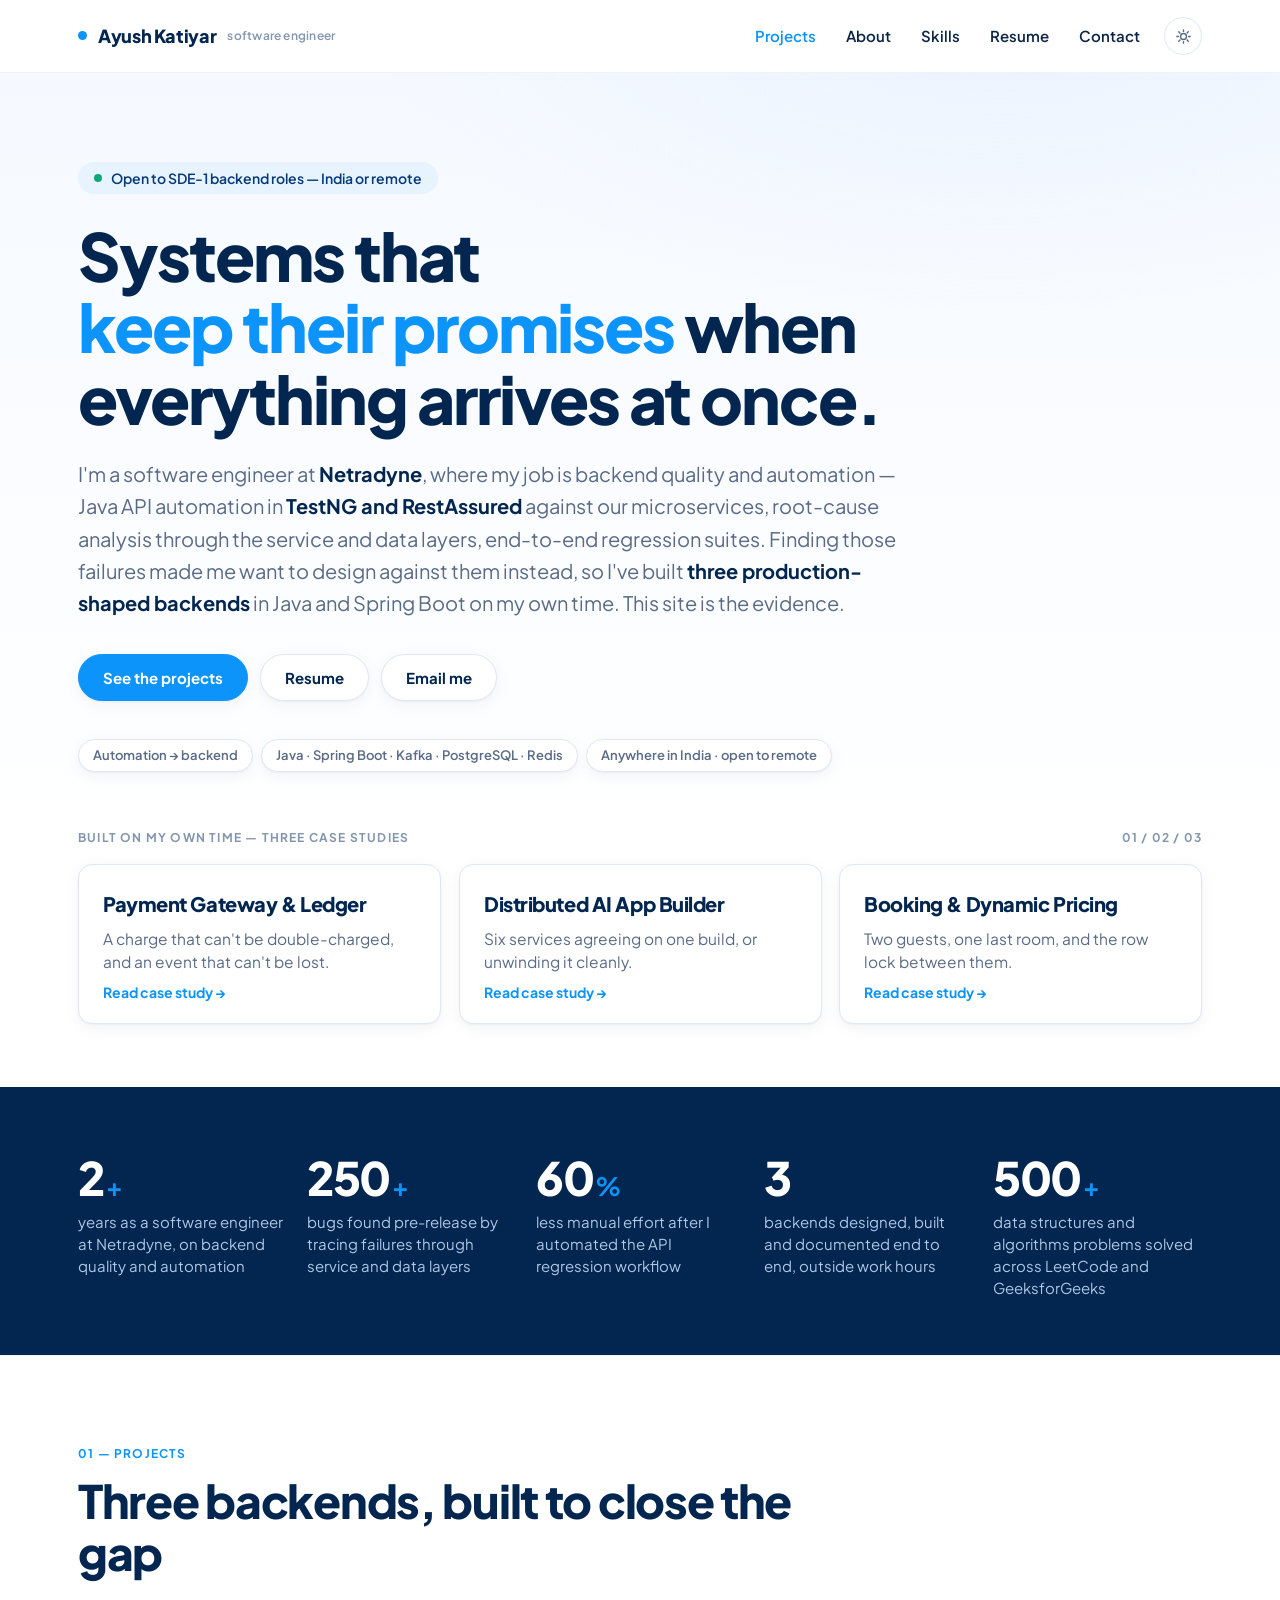
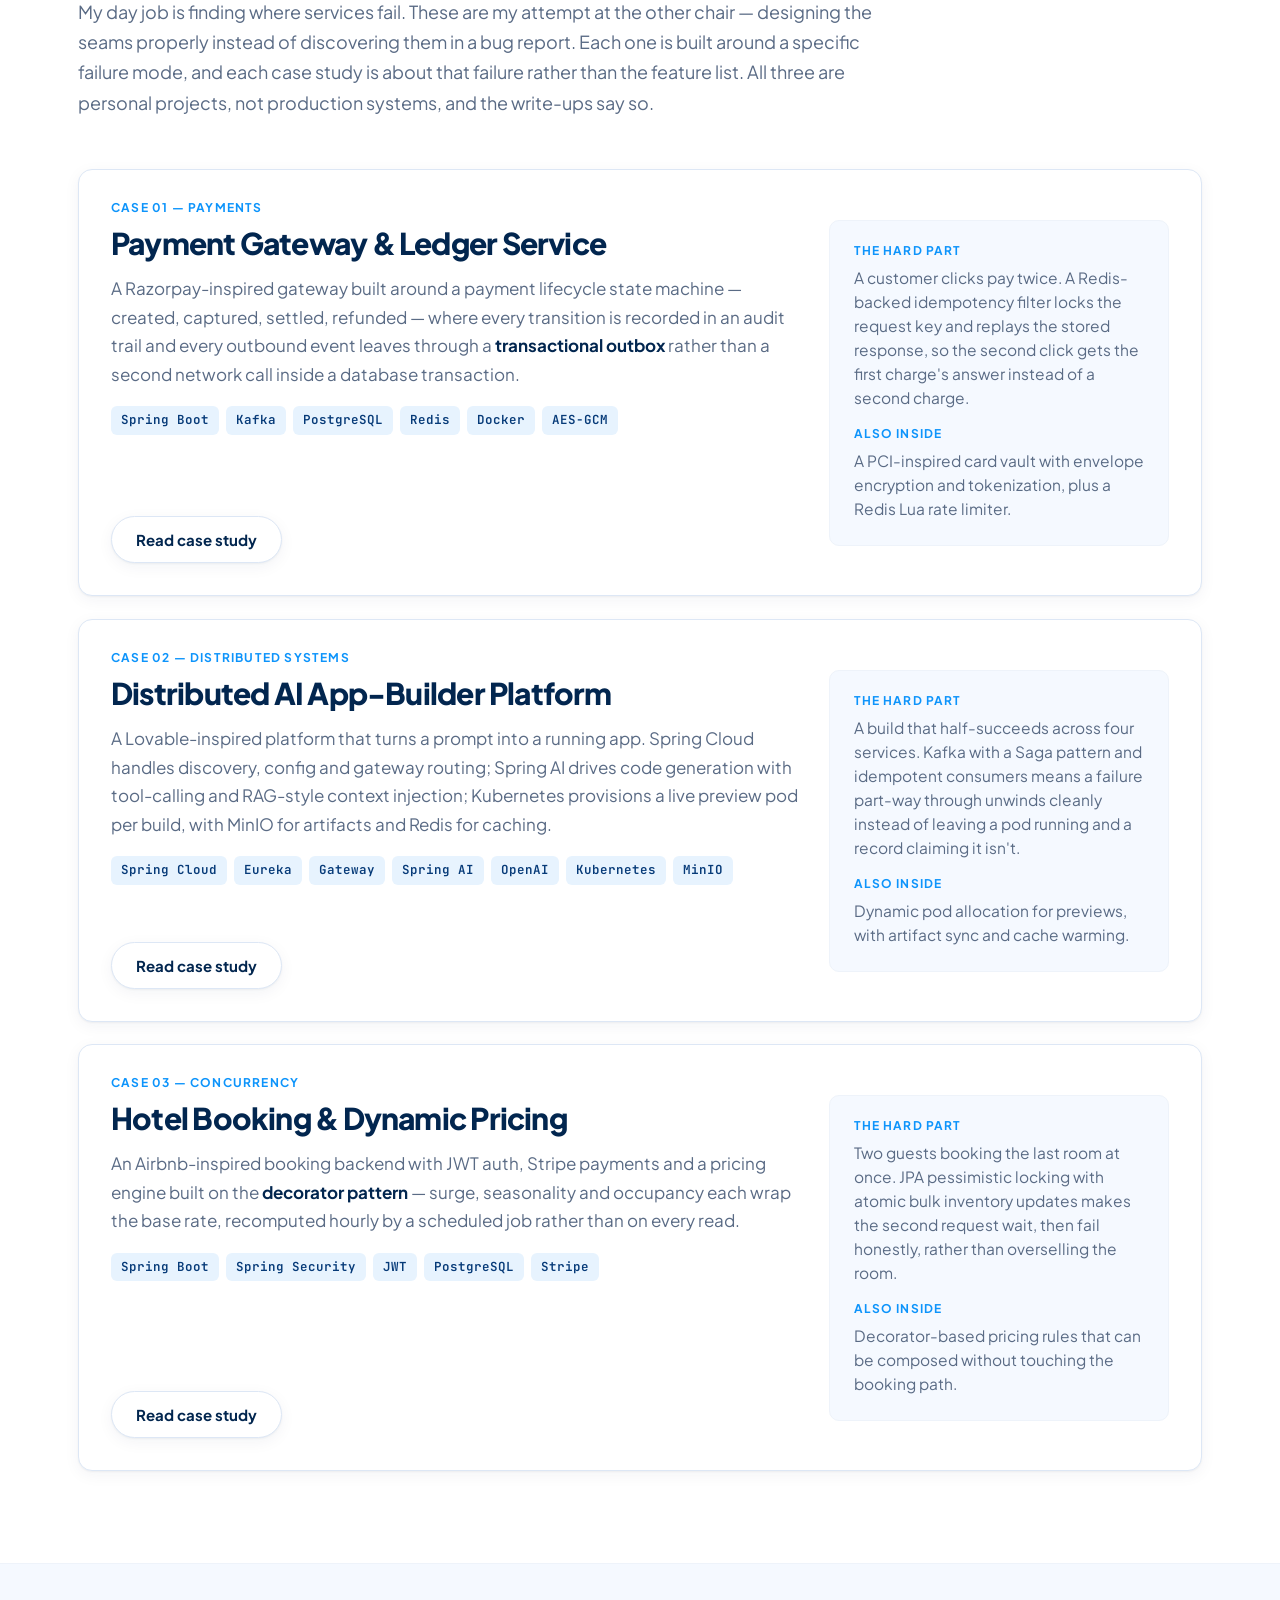
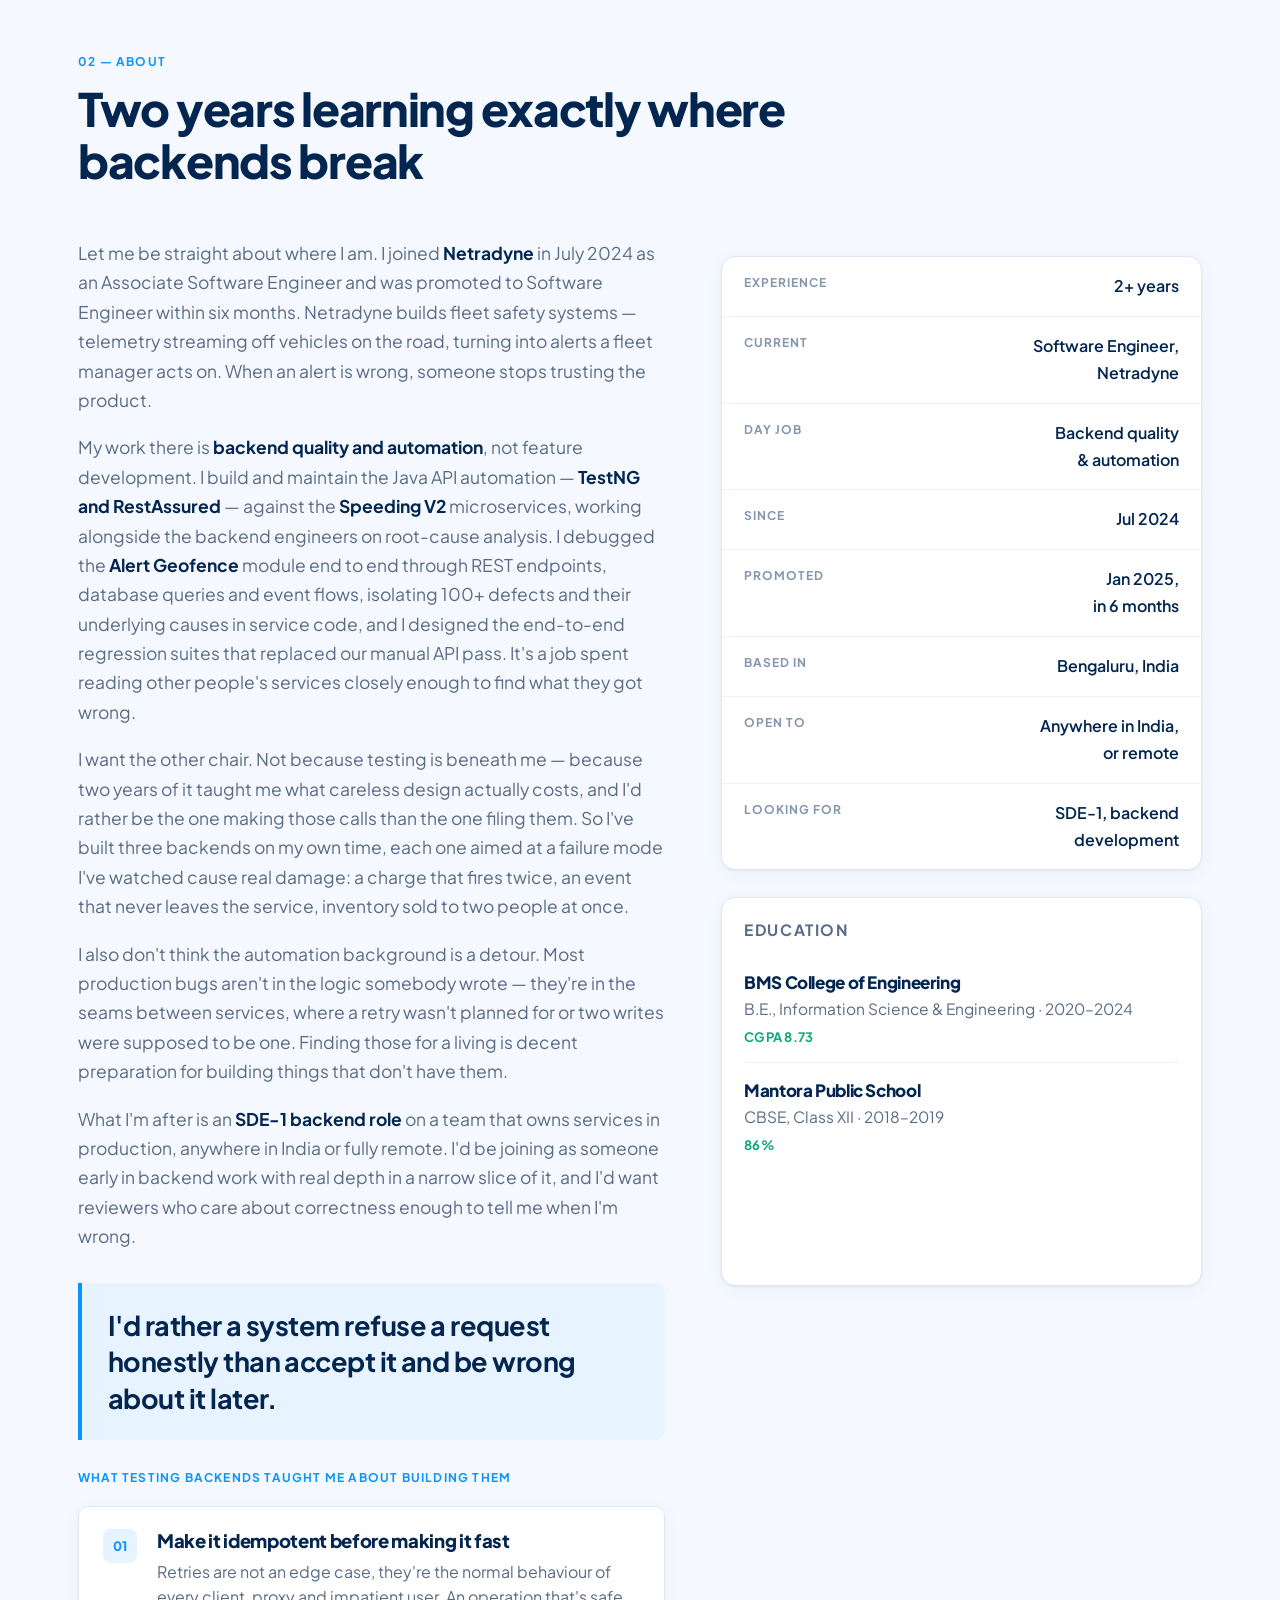
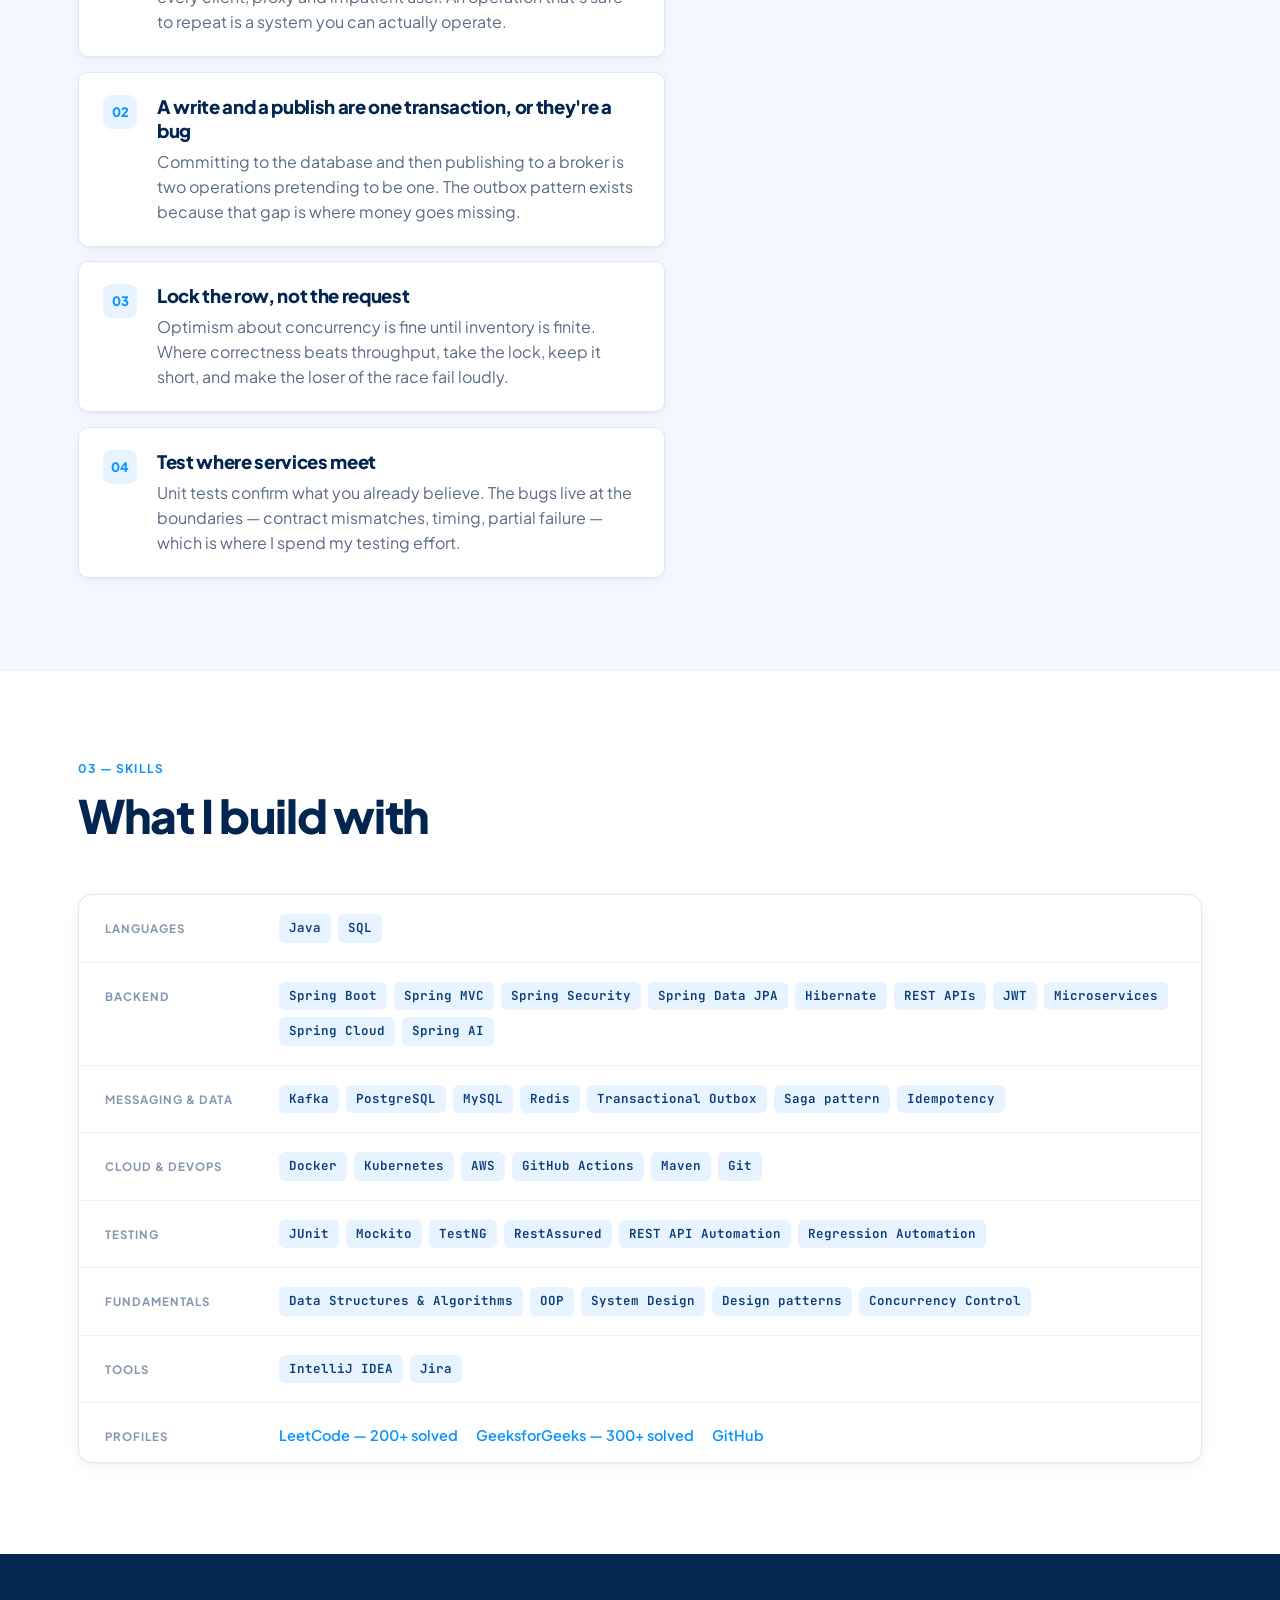
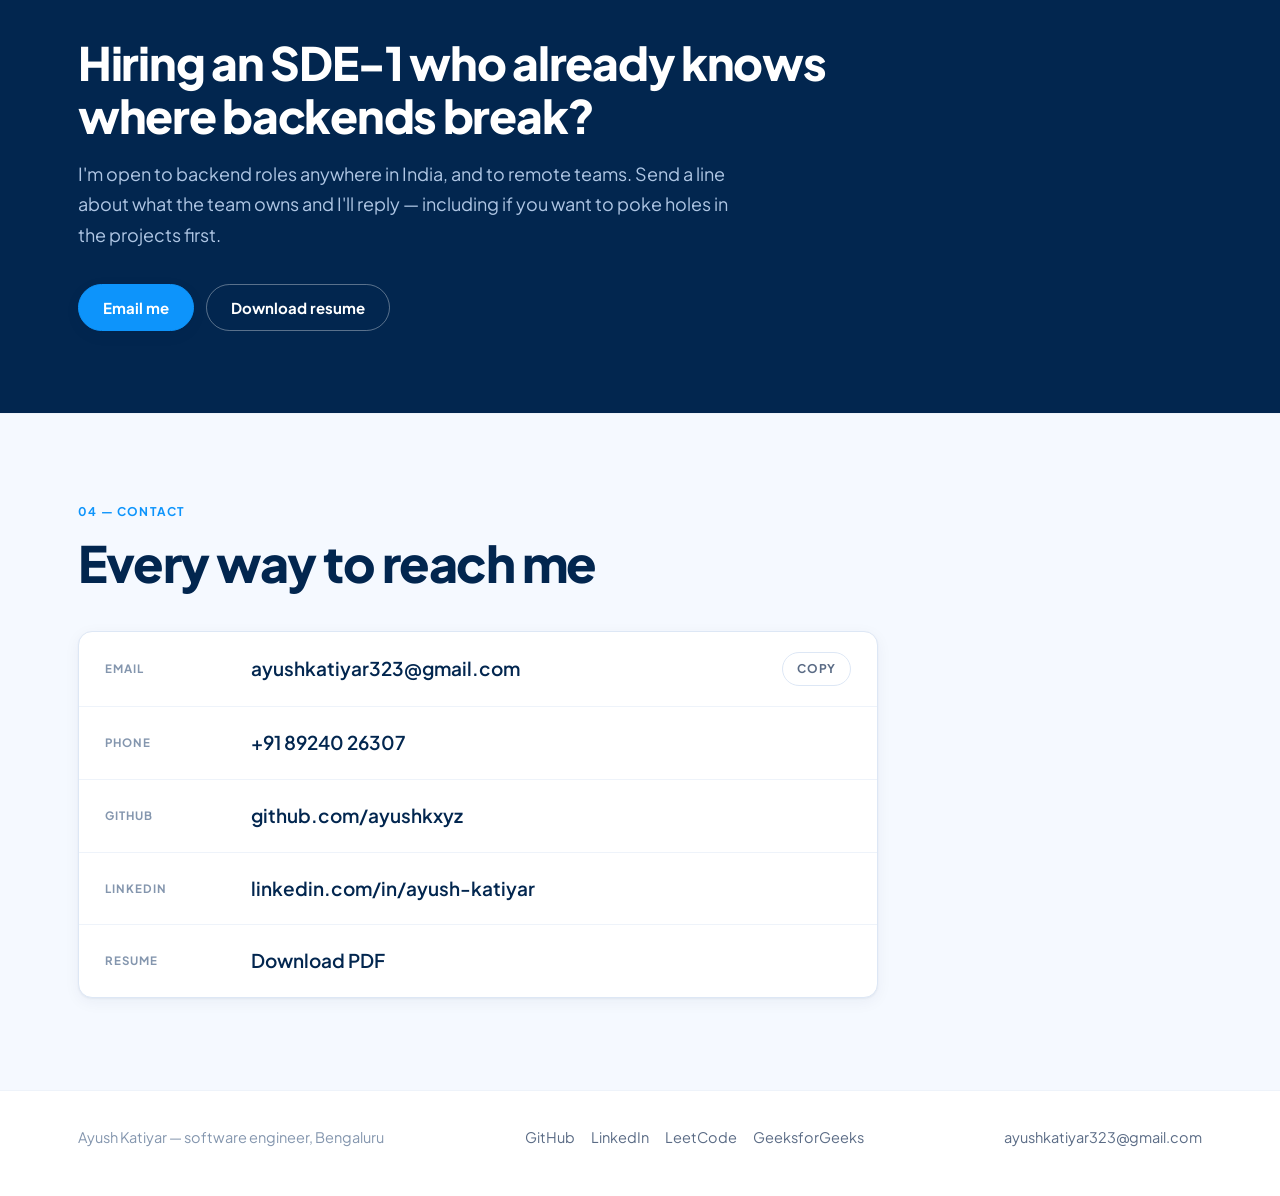
<file: index.html>
<!DOCTYPE html>
<html lang="en">
<head>
<meta charset="utf-8">
<meta name="viewport" content="width=device-width, initial-scale=1">
<title>Ayush Katiyar — Software Engineer, moving into backend</title>
<meta name="description" content="Software engineer at Netradyne working on backend quality and test automation, targeting SDE-1 backend roles. Three backends built end to end in Java, Spring Boot, Kafka, PostgreSQL and Redis.">
<meta name="theme-color" content="#FFFFFF">
<meta property="og:title" content="Ayush Katiyar — Software Engineer, moving into backend">
<meta property="og:description" content="I find where backends break for a living. These are three I built to design against those failures instead.">
<meta property="og:type" content="website">
<link rel="preconnect" href="https://fonts.googleapis.com">
<link rel="preconnect" href="https://fonts.gstatic.com" crossorigin>
<link href="https://fonts.googleapis.com/css2?family=Plus+Jakarta+Sans:wght@400;500;600;700;800&family=JetBrains+Mono:wght@400;500;600&display=swap" rel="stylesheet">
<link rel="stylesheet" href="styles.css">
<script>(function(){try{var t=localStorage.getItem('theme');if(t!=='dark'&&t!=='light'){t=window.matchMedia('(prefers-color-scheme: dark)').matches?'dark':'light'}document.documentElement.setAttribute('data-theme',t)}catch(e){document.documentElement.setAttribute('data-theme','light')}})();</script>
<script>if(!window.matchMedia('(prefers-reduced-motion: reduce)').matches&&'IntersectionObserver' in window){document.documentElement.className+=' anim'}</script>
<link rel="icon" href="data:image/svg+xml,<svg xmlns='http://www.w3.org/2000/svg' viewBox='0 0 100 100'><rect width='100' height='100' rx='22' fill='%2302264F'/><text y='70' x='50' font-size='54' text-anchor='middle' font-family='Helvetica,Arial' font-weight='700' fill='%23FFFFFF'>ak</text></svg>">
</head>
<body>

<nav class="nav">
  <div class="wrap">
    <a class="mark" href="#top">
      <span class="dot" aria-hidden="true"></span>
      <span class="name">Ayush Katiyar</span>
      <span class="initials" aria-hidden="true">AK</span>
      <span class="sub">software engineer</span>
    </a>
    <ul>
      <li><a href="#projects" aria-current="true">Projects</a></li>
      <li><a href="#about">About</a></li>
      <li><a href="#skills">Skills</a></li>
      <li class="hide-sm"><a href="Ayush_Katiyar_SDE.pdf" download>Resume</a></li>
      <li><a href="#contact">Contact</a></li>
    </ul>
    <button class="theme-toggle" id="themeToggle" type="button" aria-label="Switch to dark mode" aria-pressed="false" title="Toggle dark mode">
      <svg class="ic-sun" viewBox="0 0 24 24" fill="none" stroke="currentColor" stroke-width="2" stroke-linecap="round" aria-hidden="true"><circle cx="12" cy="12" r="4.2"/><path d="M12 2.6v2.2M12 19.2v2.2M2.6 12h2.2M19.2 12h2.2M5.3 5.3l1.6 1.6M17.1 17.1l1.6 1.6M18.7 5.3l-1.6 1.6M6.9 17.1l-1.6 1.6"/></svg>
      <svg class="ic-moon" viewBox="0 0 24 24" fill="none" stroke="currentColor" stroke-width="2" stroke-linecap="round" stroke-linejoin="round" aria-hidden="true"><path d="M20.5 14.6A8.6 8.6 0 0 1 9.4 3.5a8.6 8.6 0 1 0 11.1 11.1z"/></svg>
    </button>
  </div>
</nav>

<header class="hero" id="top">
  <div class="hero-top">
    <div class="wrap">
      <span class="badge"><span class="dot" aria-hidden="true"></span> Open to SDE-1 backend roles — India or remote</span>
      <h1>Systems that <em>keep their promises</em> when everything arrives at once.</h1>
      <p class="lede">I'm a software engineer at <b>Netradyne</b>, where my job is backend quality and automation &mdash; Java API automation in <b>TestNG and RestAssured</b> against our microservices, root-cause analysis through the service and data layers, end-to-end regression suites. Finding those failures made me want to design against them instead, so I've built <b>three production-shaped backends</b> in Java and Spring Boot on my own time. This site is the evidence.</p>
      <div class="hero-actions">
        <a class="btn btn-fill" href="#projects">See the projects</a>
        <a class="btn" href="Ayush_Katiyar_SDE.pdf" download>Resume</a>
        <a class="btn" href="https://mail.google.com/mail/?view=cm&amp;fs=1&amp;to=ayushkatiyar323@gmail.com&amp;su=Hi%20Ayush" target="_blank" rel="noopener" data-email="ayushkatiyar323@gmail.com">Email me</a>
      </div>
      <div class="hero-meta">
        <span>Automation → backend</span>
        <span>Java · Spring Boot · Kafka · PostgreSQL · Redis</span>
        <span>Anywhere in India · open to remote</span>
      </div>
    </div>
  </div>

  <div class="peek">
    <div class="wrap">
      <div class="peek-head">
        <p class="label">Built on my own time — three case studies</p>
        <p class="label">01 / 02 / 03</p>
      </div>
    </div>
    <div class="wrap">
      <div class="peek-grid">
        <a class="peek-card" href="payment-gateway.html">
          <h3>Payment Gateway &amp; Ledger</h3>
          <p>A charge that can't be double-charged, and an event that can't be lost.</p>
          <span class="go">Read case study →</span>
        </a>
        <a class="peek-card" href="ai-platform.html">
          <h3>Distributed AI App Builder</h3>
          <p>Six services agreeing on one build, or unwinding it cleanly.</p>
          <span class="go">Read case study →</span>
        </a>
        <a class="peek-card" href="booking-engine.html">
          <h3>Booking &amp; Dynamic Pricing</h3>
          <p>Two guests, one last room, and the row lock between them.</p>
          <span class="go">Read case study →</span>
        </a>
      </div>
    </div>
  </div>
</header>

<main>

  <section class="stats">
    <div class="wrap">
      <div class="stat-grid">
        <div class="stat">
          <p class="n">2<small>+</small></p>
          <p>years as a software engineer at Netradyne, on backend quality and automation</p>
        </div>
        <div class="stat">
          <p class="n">250<small>+</small></p>
          <p>bugs found pre-release by tracing failures through service and data layers</p>
        </div>
        <div class="stat">
          <p class="n">60<small>%</small></p>
          <p>less manual effort after I automated the API regression workflow</p>
        </div>
        <div class="stat">
          <p class="n">3</p>
          <p>backends designed, built and documented end to end, outside work hours</p>
        </div>
        <div class="stat">
          <p class="n">500<small>+</small></p>
          <p>data structures and algorithms problems solved across LeetCode and GeeksforGeeks</p>
        </div>
      </div>
    </div>
  </section>

  <section id="projects">
    <div class="wrap">
      <div class="sec-head">
        <p class="label">01 — Projects</p>
        <div>
          <h2>Three backends, built to close the gap</h2>
          <p class="sub">My day job is finding where services fail. These are my attempt at the other chair — designing the seams properly instead of discovering them in a bug report. Each one is built around a specific failure mode, and each case study is about that failure rather than the feature list. All three are personal projects, not production systems, and the write-ups say so.</p>
        </div>
      </div>

      <article class="entry">
        <div class="entry-main">
          <p class="label kicker">Case 01 — Payments</p>
          <h3><a href="payment-gateway.html">Payment Gateway &amp; Ledger Service</a></h3>
          <p class="body">A Razorpay-inspired gateway built around a payment lifecycle state machine — created, captured, settled, refunded — where every transition is recorded in an audit trail and every outbound event leaves through a <b>transactional outbox</b> rather than a second network call inside a database transaction.</p>
          <div class="stack"><span>Spring Boot</span><span>Kafka</span><span>PostgreSQL</span><span>Redis</span><span>Docker</span><span>AES-GCM</span></div>
          <div class="entry-cta"><a class="btn" href="payment-gateway.html">Read case study</a></div>
        </div>
        <dl class="aside">
          <dt>The hard part</dt>
          <dd>A customer clicks pay twice. A Redis-backed idempotency filter locks the request key and replays the stored response, so the second click gets the first charge's answer instead of a second charge.</dd>
          <dt>Also inside</dt>
          <dd>A PCI-inspired card vault with envelope encryption and tokenization, plus a Redis Lua rate limiter.</dd>
        </dl>
      </article>

      <article class="entry">
        <div class="entry-main">
          <p class="label kicker">Case 02 — Distributed systems</p>
          <h3><a href="ai-platform.html">Distributed AI App-Builder Platform</a></h3>
          <p class="body">A Lovable-inspired platform that turns a prompt into a running app. Spring Cloud handles discovery, config and gateway routing; Spring AI drives code generation with tool-calling and RAG-style context injection; Kubernetes provisions a live preview pod per build, with MinIO for artifacts and Redis for caching.</p>
          <div class="stack"><span>Spring Cloud</span><span>Eureka</span><span>Gateway</span><span>Spring AI</span><span>OpenAI</span><span>Kubernetes</span><span>MinIO</span></div>
          <div class="entry-cta"><a class="btn" href="ai-platform.html">Read case study</a></div>
        </div>
        <dl class="aside">
          <dt>The hard part</dt>
          <dd>A build that half-succeeds across four services. Kafka with a Saga pattern and idempotent consumers means a failure part-way through unwinds cleanly instead of leaving a pod running and a record claiming it isn't.</dd>
          <dt>Also inside</dt>
          <dd>Dynamic pod allocation for previews, with artifact sync and cache warming.</dd>
        </dl>
      </article>

      <article class="entry">
        <div class="entry-main">
          <p class="label kicker">Case 03 — Concurrency</p>
          <h3><a href="booking-engine.html">Hotel Booking &amp; Dynamic Pricing</a></h3>
          <p class="body">An Airbnb-inspired booking backend with JWT auth, Stripe payments and a pricing engine built on the <b>decorator pattern</b> — surge, seasonality and occupancy each wrap the base rate, recomputed hourly by a scheduled job rather than on every read.</p>
          <div class="stack"><span>Spring Boot</span><span>Spring Security</span><span>JWT</span><span>PostgreSQL</span><span>Stripe</span></div>
          <div class="entry-cta"><a class="btn" href="booking-engine.html">Read case study</a></div>
        </div>
        <dl class="aside">
          <dt>The hard part</dt>
          <dd>Two guests booking the last room at once. JPA pessimistic locking with atomic bulk inventory updates makes the second request wait, then fail honestly, rather than overselling the room.</dd>
          <dt>Also inside</dt>
          <dd>Decorator-based pricing rules that can be composed without touching the booking path.</dd>
        </dl>
      </article>
    </div>
  </section>

  <section id="about" class="section-tint">
    <div class="wrap">
      <div class="sec-head">
        <p class="label">02 — About</p>
        <div>
          <h2>Two years learning exactly where backends break</h2>
        </div>
      </div>

      <div class="about-grid">
        <div>
          <div class="prose">
            <p>Let me be straight about where I am. I joined <b>Netradyne</b> in July 2024 as an Associate Software Engineer and was promoted to Software Engineer within six months. Netradyne builds fleet safety systems — telemetry streaming off vehicles on the road, turning into alerts a fleet manager acts on. When an alert is wrong, someone stops trusting the product.</p>
            <p>My work there is <b>backend quality and automation</b>, not feature development. I build and maintain the Java API automation &mdash; <b>TestNG and RestAssured</b> &mdash; against the <b>Speeding V2</b> microservices, working alongside the backend engineers on root-cause analysis. I debugged the <b>Alert Geofence</b> module end to end through REST endpoints, database queries and event flows, isolating 100+ defects and their underlying causes in service code, and I designed the end-to-end regression suites that replaced our manual API pass. It's a job spent reading other people's services closely enough to find what they got wrong.</p>
            <p>I want the other chair. Not because testing is beneath me — because two years of it taught me what careless design actually costs, and I'd rather be the one making those calls than the one filing them. So I've built three backends on my own time, each one aimed at a failure mode I've watched cause real damage: a charge that fires twice, an event that never leaves the service, inventory sold to two people at once.</p>
            <p>I also don't think the automation background is a detour. Most production bugs aren't in the logic somebody wrote — they're in the seams between services, where a retry wasn't planned for or two writes were supposed to be one. Finding those for a living is decent preparation for building things that don't have them.</p>
            <p>What I'm after is an <b>SDE-1 backend role</b> on a team that owns services in production, anywhere in India or fully remote. I'd be joining as someone early in backend work with real depth in a narrow slice of it, and I'd want reviewers who care about correctness enough to tell me when I'm wrong.</p>
          </div>

          <p class="pull">I'd rather a system refuse a request honestly than accept it and be wrong about it later.</p>

          <p class="label" style="margin-bottom:22px">What testing backends taught me about building them</p>
          <ol class="principles">
            <li>
              <div>
                <h4>Make it idempotent before making it fast</h4>
                <p>Retries are not an edge case, they're the normal behaviour of every client, proxy and impatient user. An operation that's safe to repeat is a system you can actually operate.</p>
              </div>
            </li>
            <li>
              <div>
                <h4>A write and a publish are one transaction, or they're a bug</h4>
                <p>Committing to the database and then publishing to a broker is two operations pretending to be one. The outbox pattern exists because that gap is where money goes missing.</p>
              </div>
            </li>
            <li>
              <div>
                <h4>Lock the row, not the request</h4>
                <p>Optimism about concurrency is fine until inventory is finite. Where correctness beats throughput, take the lock, keep it short, and make the loser of the race fail loudly.</p>
              </div>
            </li>
            <li>
              <div>
                <h4>Test where services meet</h4>
                <p>Unit tests confirm what you already believe. The bugs live at the boundaries — contract mismatches, timing, partial failure — which is where I spend my testing effort.</p>
              </div>
            </li>
          </ol>
        </div>

        <aside>
          <dl class="facts">
            <div class="row"><dt>Experience</dt><dd>2+ years</dd></div>
            <div class="row"><dt>Current</dt><dd>Software Engineer,<br>Netradyne</dd></div>
            <div class="row"><dt>Day job</dt><dd>Backend quality<br>&amp; automation</dd></div>
            <div class="row"><dt>Since</dt><dd>Jul 2024</dd></div>
            <div class="row"><dt>Promoted</dt><dd>Jan 2025,<br>in 6 months</dd></div>
            <div class="row"><dt>Based in</dt><dd>Bengaluru, India</dd></div>
            <div class="row"><dt>Open to</dt><dd>Anywhere in India,<br>or remote</dd></div>
            <div class="row"><dt>Looking for</dt><dd>SDE-1, backend<br>development</dd></div>
          </dl>

          <div class="edu">
            <p class="label" style="margin-bottom:18px">Education</p>
            <div class="item">
              <h4>BMS College of Engineering</h4>
              <p>B.E., Information Science &amp; Engineering · 2020–2024</p>
              <p class="score">CGPA 8.73</p>
            </div>
            <div class="item">
              <h4>Mantora Public School</h4>
              <p>CBSE, Class XII · 2018–2019</p>
              <p class="score">86%</p>
            </div>
            <div class="item">
              <h4>KDMA International</h4>
              <p>CBSE, Class X · 2016–2017</p>
              <p class="score">CGPA 10</p>
            </div>
          </div>
        </aside>
      </div>
    </div>
  </section>

  <section id="skills">
    <div class="wrap">
      <div class="sec-head">
        <p class="label">03 &mdash; Skills</p>
        <div>
          <h2>What I build with</h2>
        </div>
      </div>

      <div class="skill-rows">
        <div class="srow">
          <p class="lbl">Languages</p>
          <div class="stack"><span>Java</span><span>SQL</span></div>
        </div>
        <div class="srow">
          <p class="lbl">Backend</p>
          <div class="stack"><span>Spring Boot</span><span>Spring MVC</span><span>Spring Security</span><span>Spring Data JPA</span><span>Hibernate</span><span>REST APIs</span><span>JWT</span><span>Microservices</span><span>Spring Cloud</span><span>Spring AI</span></div>
        </div>
        <div class="srow">
          <p class="lbl">Messaging &amp; data</p>
          <div class="stack"><span>Kafka</span><span>PostgreSQL</span><span>MySQL</span><span>Redis</span><span>Transactional Outbox</span><span>Saga pattern</span><span>Idempotency</span></div>
        </div>
        <div class="srow">
          <p class="lbl">Cloud &amp; DevOps</p>
          <div class="stack"><span>Docker</span><span>Kubernetes</span><span>AWS</span><span>GitHub Actions</span><span>Maven</span><span>Git</span></div>
        </div>
        <div class="srow">
          <p class="lbl">Testing</p>
          <div class="stack"><span>JUnit</span><span>Mockito</span><span>TestNG</span><span>RestAssured</span><span>REST API Automation</span><span>Regression Automation</span></div>
        </div>
        <div class="srow">
          <p class="lbl">Fundamentals</p>
          <div class="stack"><span>Data Structures &amp; Algorithms</span><span>OOP</span><span>System Design</span><span>Design patterns</span><span>Concurrency Control</span></div>
        </div>
        <div class="srow">
          <p class="lbl">Tools</p>
          <div class="stack"><span>IntelliJ IDEA</span><span>Jira</span></div>
        </div>
        <div class="srow">
          <p class="lbl">Profiles</p>
          <div class="skill-links">
            <a href="https://leetcode.com/u/AyushKatiyar/" target="_blank" rel="noopener">LeetCode &mdash; 200+ solved</a>
            <a href="https://www.geeksforgeeks.org/profile/ayushkatiyar323" target="_blank" rel="noopener">GeeksforGeeks &mdash; 300+ solved</a>
            <a href="https://github.com/ayushkxyz" target="_blank" rel="noopener">GitHub</a>
          </div>
        </div>
      </div>
    </div>
  </section>

  <section class="cta-band">
    <div class="wrap">
      <h2>Hiring an SDE-1 who already knows where backends break?</h2>
      <p>I'm open to backend roles anywhere in India, and to remote teams. Send a line about what the team owns and I'll reply — including if you want to poke holes in the projects first.</p>
      <div class="row">
        <a class="btn btn-fill" href="https://mail.google.com/mail/?view=cm&amp;fs=1&amp;to=ayushkatiyar323@gmail.com&amp;su=Hi%20Ayush" target="_blank" rel="noopener" data-email="ayushkatiyar323@gmail.com">Email me</a>
        <a class="btn btn-ghost" href="Ayush_Katiyar_SDE.pdf" download>Download resume</a>
      </div>
    </div>
  </section>

  <section class="contact" id="contact">
    <div class="wrap">
      <p class="label">04 &mdash; Contact</p>
      <h2>Every way to reach me</h2>
      <div class="rows">
        <div class="crow">
          <span class="lbl">Email</span>
          <span class="val"><a href="mailto:ayushkatiyar323@gmail.com?subject=Hi%20Ayush" data-email="ayushkatiyar323@gmail.com">ayushkatiyar323@gmail.com</a></span>
          <button class="copy" id="copyEmail" type="button">Copy</button>
        </div>
        <div class="crow">
          <span class="lbl">Phone</span>
          <span class="val"><a href="tel:+918924026307">+91 89240 26307</a></span>
        </div>
        <div class="crow">
          <span class="lbl">GitHub</span>
          <span class="val"><a href="https://github.com/ayushkxyz" target="_blank" rel="noopener">github.com/ayushkxyz</a></span>
        </div>
        <div class="crow">
          <span class="lbl">LinkedIn</span>
          <span class="val"><a href="https://www.linkedin.com/in/ayush-katiyar-0292101b6/" target="_blank" rel="noopener">linkedin.com/in/ayush-katiyar</a></span>
        </div>
        <div class="crow">
          <span class="lbl">Resume</span>
          <span class="val"><a href="Ayush_Katiyar_SDE.pdf" download>Download PDF</a></span>
        </div>
      </div>
    </div>
  </section>

</main>

<footer>
  <div class="wrap">
    <span>Ayush Katiyar — software engineer, Bengaluru</span>
    <span class="fsocial">
      <a href="https://github.com/ayushkxyz" target="_blank" rel="noopener">GitHub</a>
      <a href="https://www.linkedin.com/in/ayush-katiyar-0292101b6/" target="_blank" rel="noopener">LinkedIn</a>
      <a href="https://leetcode.com/u/AyushKatiyar/" target="_blank" rel="noopener">LeetCode</a>
      <a href="https://www.geeksforgeeks.org/profile/ayushkatiyar323" target="_blank" rel="noopener">GeeksforGeeks</a>
    </span>
    <span><a href="mailto:ayushkatiyar323@gmail.com?subject=Hi%20Ayush" data-email="ayushkatiyar323@gmail.com">ayushkatiyar323@gmail.com</a></span>
  </div>
</footer>

<script src="app.js"></script>
</body>
</html>
</file>
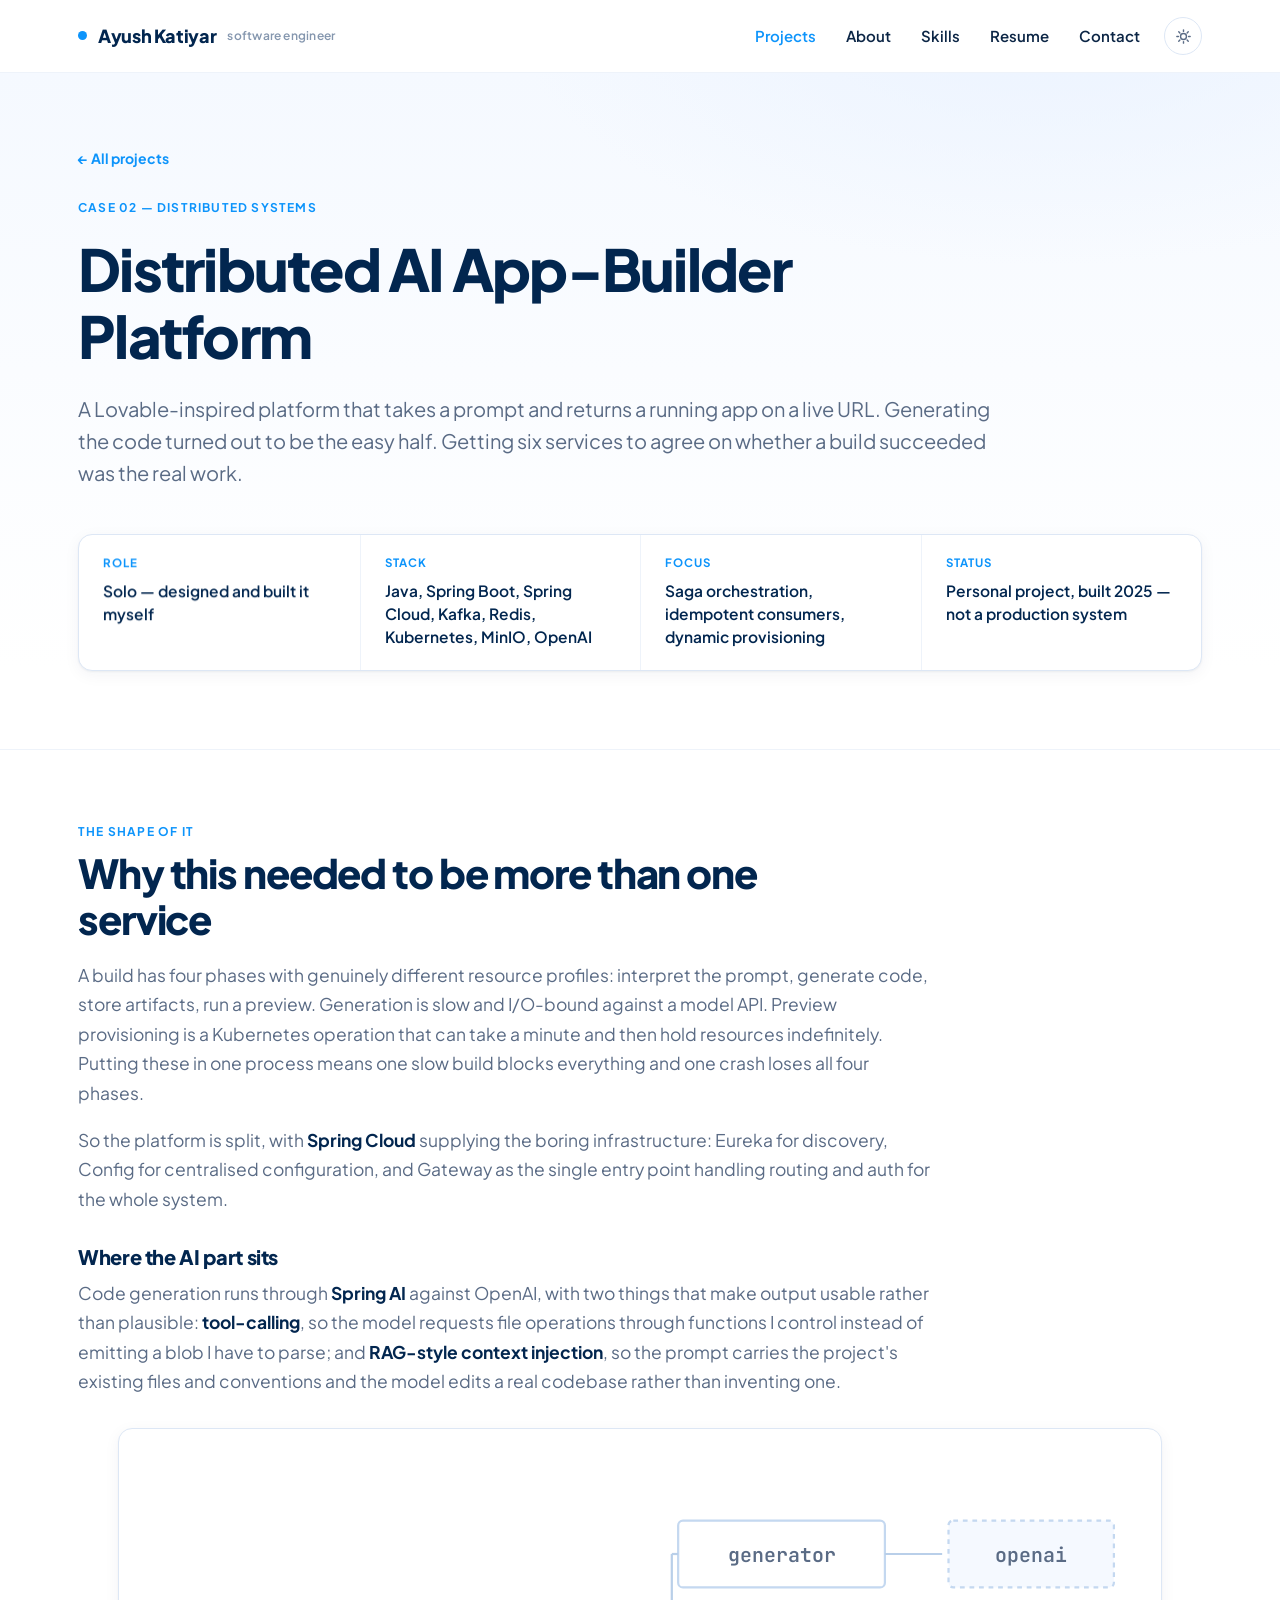
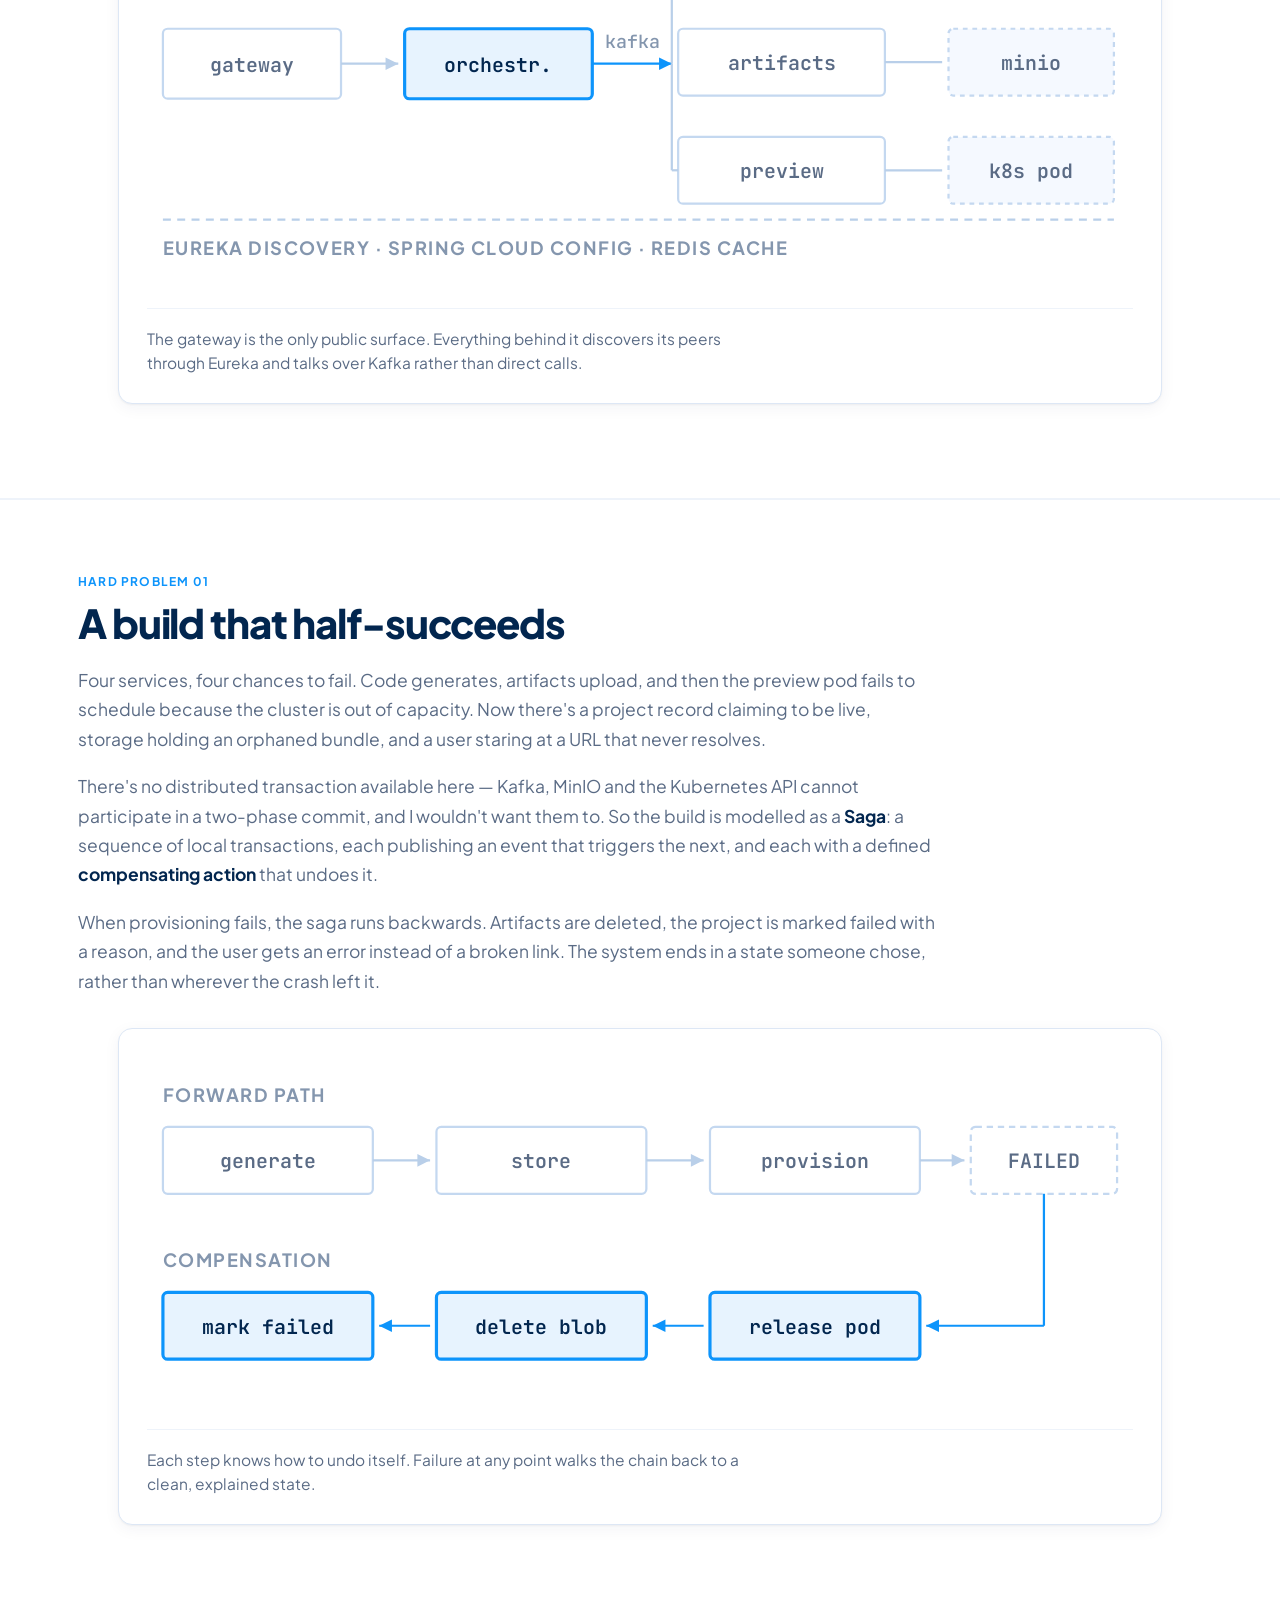
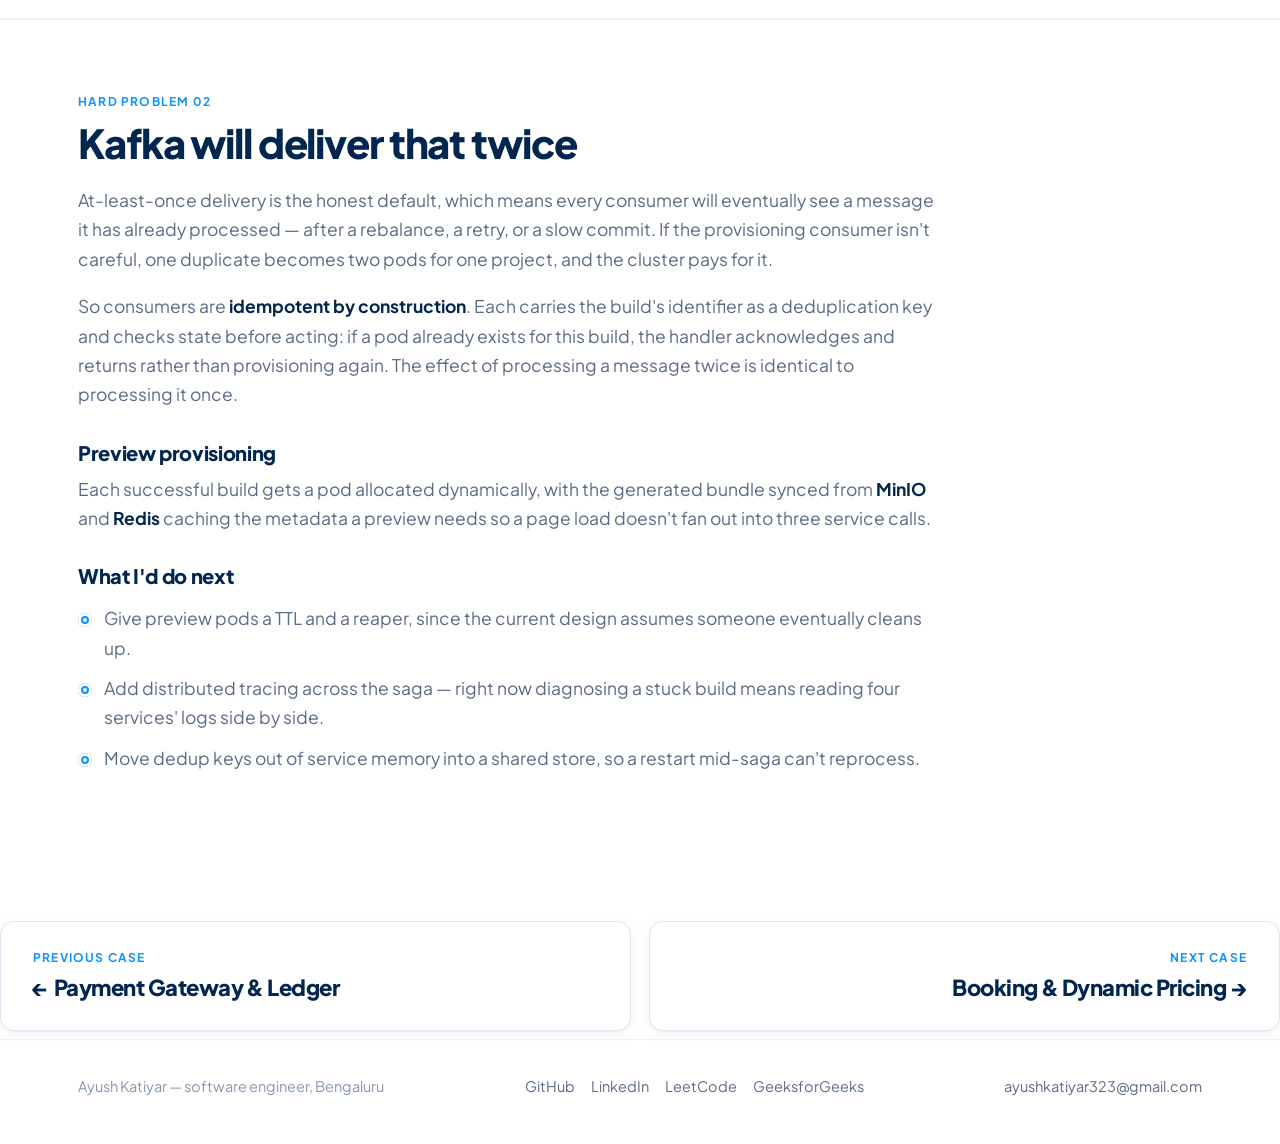
<file: ai-platform.html>
<!DOCTYPE html>
<html lang="en">
<head>
<meta charset="utf-8">
<meta name="viewport" content="width=device-width, initial-scale=1">
<title>Distributed AI App-Builder Platform — Ayush Katiyar</title>
<meta name="description" content="A Lovable-inspired microservices platform on Spring Cloud and Kubernetes, using a Kafka Saga with idempotent consumers to keep four services consistent.">
<meta name="theme-color" content="#FFFFFF">
<link rel="preconnect" href="https://fonts.googleapis.com">
<link rel="preconnect" href="https://fonts.gstatic.com" crossorigin>
<link href="https://fonts.googleapis.com/css2?family=Plus+Jakarta+Sans:wght@400;500;600;700;800&family=JetBrains+Mono:wght@400;500;600&display=swap" rel="stylesheet">
<link rel="stylesheet" href="styles.css">
<script>(function(){try{var t=localStorage.getItem('theme');if(t!=='dark'&&t!=='light'){t=window.matchMedia('(prefers-color-scheme: dark)').matches?'dark':'light'}document.documentElement.setAttribute('data-theme',t)}catch(e){document.documentElement.setAttribute('data-theme','light')}})();</script>
<script>if(!window.matchMedia('(prefers-reduced-motion: reduce)').matches&&'IntersectionObserver' in window){document.documentElement.className+=' anim'}</script>
<link rel="icon" href="data:image/svg+xml,<svg xmlns='http://www.w3.org/2000/svg' viewBox='0 0 100 100'><rect width='100' height='100' rx='22' fill='%2302264F'/><text y='70' x='50' font-size='54' text-anchor='middle' font-family='Helvetica,Arial' font-weight='700' fill='%23FFFFFF'>ak</text></svg>">
</head>
<body class="case">

<nav class="nav">
  <div class="wrap">
    <a class="mark" href="index.html">
      <span class="dot" aria-hidden="true"></span>
      <span class="name">Ayush Katiyar</span>
      <span class="initials" aria-hidden="true">AK</span>
      <span class="sub">software engineer</span>
    </a>
    <ul>
      <li><a href="index.html#projects" aria-current="true">Projects</a></li>
      <li><a href="index.html#about">About</a></li>
      <li><a href="index.html#skills">Skills</a></li>
      <li class="hide-sm"><a href="Ayush_Katiyar_SDE.pdf" download>Resume</a></li>
      <li><a href="index.html#contact">Contact</a></li>
    </ul>
    <button class="theme-toggle" id="themeToggle" type="button" aria-label="Switch to dark mode" aria-pressed="false" title="Toggle dark mode">
      <svg class="ic-sun" viewBox="0 0 24 24" fill="none" stroke="currentColor" stroke-width="2" stroke-linecap="round" aria-hidden="true"><circle cx="12" cy="12" r="4.2"/><path d="M12 2.6v2.2M12 19.2v2.2M2.6 12h2.2M19.2 12h2.2M5.3 5.3l1.6 1.6M17.1 17.1l1.6 1.6M18.7 5.3l-1.6 1.6M6.9 17.1l-1.6 1.6"/></svg>
      <svg class="ic-moon" viewBox="0 0 24 24" fill="none" stroke="currentColor" stroke-width="2" stroke-linecap="round" stroke-linejoin="round" aria-hidden="true"><path d="M20.5 14.6A8.6 8.6 0 0 1 9.4 3.5a8.6 8.6 0 1 0 11.1 11.1z"/></svg>
    </button>
  </div>
</nav>

<header class="case-hero">
  <div class="wrap">
    <a class="back" href="index.html#projects">← All projects</a>
    <p class="label label-y" style="margin-top:30px">Case 02 — Distributed systems</p>
    <h1>Distributed AI App-Builder Platform</h1>
    <p class="lede">A Lovable-inspired platform that takes a prompt and returns a running app on a live URL. Generating the code turned out to be the easy half. Getting six services to agree on whether a build succeeded was the real work.</p>
    <dl class="spec">
      <div><dt>Role</dt><dd>Solo — designed and built it myself</dd></div>
      <div><dt>Stack</dt><dd>Java, Spring Boot, Spring Cloud, Kafka, Redis, Kubernetes, MinIO, OpenAI</dd></div>
      <div><dt>Focus</dt><dd>Saga orchestration, idempotent consumers, dynamic provisioning</dd></div>
      <div><dt>Status</dt><dd>Personal project, built 2025 — not a production system</dd></div>
    </dl>
  </div>
</header>

<main>

  <section>
    <div class="wrap">
      <div class="case-body">
        <p class="label">The shape of it</p>
        <div>
          <h2>Why this needed to be more than one service</h2>
          <div class="prose">
            <p>A build has four phases with genuinely different resource profiles: interpret the prompt, generate code, store artifacts, run a preview. Generation is slow and I/O-bound against a model API. Preview provisioning is a Kubernetes operation that can take a minute and then hold resources indefinitely. Putting these in one process means one slow build blocks everything and one crash loses all four phases.</p>
            <p>So the platform is split, with <b>Spring Cloud</b> supplying the boring infrastructure: Eureka for discovery, Config for centralised configuration, and Gateway as the single entry point handling routing and auth for the whole system.</p>
            <h3>Where the AI part sits</h3>
            <p>Code generation runs through <b>Spring AI</b> against OpenAI, with two things that make output usable rather than plausible: <b>tool-calling</b>, so the model requests file operations through functions I control instead of emitting a blob I have to parse; and <b>RAG-style context injection</b>, so the prompt carries the project's existing files and conventions and the model edits a real codebase rather than inventing one.</p>
          </div>

          <figure class="figure">
            <svg viewBox="0 0 620 270" role="img" aria-label="Architecture: gateway routes to generator, artifact and preview services, each registered with Eureka and communicating over Kafka.">
              <g class="node"><rect x="10" y="108" width="112" height="44" rx="3"/><text x="66" y="135" text-anchor="middle">gateway</text></g>
              <line class="edge" x1="122" y1="130" x2="158" y2="130"/>
              <polygon class="arrow" points="158,130 150,126 150,134"/>

              <g class="node on"><rect x="162" y="108" width="118" height="44" rx="3"/><text x="221" y="135" text-anchor="middle">orchestr.</text></g>

              <line class="edge y" x1="280" y1="130" x2="330" y2="130"/>
              <polygon class="arrow y" points="330,130 322,126 322,134"/>
              <text class="edge-label" x="305" y="120" text-anchor="middle">kafka</text>

              <g class="node"><rect x="334" y="40" width="130" height="42" rx="3"/><text x="399" y="66" text-anchor="middle">generator</text></g>
              <g class="node"><rect x="334" y="108" width="130" height="42" rx="3"/><text x="399" y="134" text-anchor="middle">artifacts</text></g>
              <g class="node"><rect x="334" y="176" width="130" height="42" rx="3"/><text x="399" y="202" text-anchor="middle">preview</text></g>

              <line class="edge" x1="330" y1="130" x2="330" y2="61"/><line class="edge" x1="330" y1="61" x2="334" y2="61"/>
              <line class="edge" x1="330" y1="130" x2="330" y2="197"/><line class="edge" x1="330" y1="197" x2="334" y2="197"/>

              <line class="edge" x1="464" y1="61" x2="500" y2="61"/>
              <g class="node ghost"><rect x="504" y="40" width="104" height="42" rx="3"/><text x="556" y="66" text-anchor="middle">openai</text></g>
              <line class="edge" x1="464" y1="129" x2="500" y2="129"/>
              <g class="node ghost"><rect x="504" y="108" width="104" height="42" rx="3"/><text x="556" y="134" text-anchor="middle">minio</text></g>
              <line class="edge" x1="464" y1="197" x2="500" y2="197"/>
              <g class="node ghost"><rect x="504" y="176" width="104" height="42" rx="3"/><text x="556" y="202" text-anchor="middle">k8s pod</text></g>

              <text class="lane-label" x="10" y="250">EUREKA DISCOVERY · SPRING CLOUD CONFIG · REDIS CACHE</text>
              <line class="edge dashed" x1="10" y1="228" x2="608" y2="228"/>
            </svg>
            <figcaption>
              <p>The gateway is the only public surface. Everything behind it discovers its peers through Eureka and talks over Kafka rather than direct calls.</p>
            </figcaption>
          </figure>
        </div>
      </div>
    </div>
  </section>

  <hr class="rule">

  <section>
    <div class="wrap">
      <div class="case-body">
        <p class="label">Hard problem 01</p>
        <div>
          <h2>A build that half-succeeds</h2>
          <div class="prose">
            <p>Four services, four chances to fail. Code generates, artifacts upload, and then the preview pod fails to schedule because the cluster is out of capacity. Now there's a project record claiming to be live, storage holding an orphaned bundle, and a user staring at a URL that never resolves.</p>
            <p>There's no distributed transaction available here — Kafka, MinIO and the Kubernetes API cannot participate in a two-phase commit, and I wouldn't want them to. So the build is modelled as a <b>Saga</b>: a sequence of local transactions, each publishing an event that triggers the next, and each with a defined <b>compensating action</b> that undoes it.</p>
            <p>When provisioning fails, the saga runs backwards. Artifacts are deleted, the project is marked failed with a reason, and the user gets an error instead of a broken link. The system ends in a state someone chose, rather than wherever the crash left it.</p>
          </div>

          <figure class="figure">
            <svg viewBox="0 0 620 220" role="img" aria-label="Saga: generate, store, provision steps forward with compensating actions running backward on failure.">
              <text class="lane-label" x="10" y="28">FORWARD PATH</text>
              <g class="node"><rect x="10" y="44" width="132" height="42" rx="3"/><text x="76" y="70" text-anchor="middle">generate</text></g>
              <g class="node"><rect x="182" y="44" width="132" height="42" rx="3"/><text x="248" y="70" text-anchor="middle">store</text></g>
              <g class="node"><rect x="354" y="44" width="132" height="42" rx="3"/><text x="420" y="70" text-anchor="middle">provision</text></g>
              <g class="node terminal"><rect x="518" y="44" width="92" height="42" rx="3"/><text x="564" y="70" text-anchor="middle">FAILED</text></g>

              <line class="edge" x1="142" y1="65" x2="178" y2="65"/><polygon class="arrow" points="178,65 170,61 170,69"/>
              <line class="edge" x1="314" y1="65" x2="350" y2="65"/><polygon class="arrow" points="350,65 342,61 342,69"/>
              <line class="edge" x1="486" y1="65" x2="514" y2="65"/><polygon class="arrow" points="514,65 506,61 506,69"/>

              <text class="lane-label" x="10" y="132">COMPENSATION</text>
              <g class="node on"><rect x="10" y="148" width="132" height="42" rx="3"/><text x="76" y="174" text-anchor="middle">mark failed</text></g>
              <g class="node on"><rect x="182" y="148" width="132" height="42" rx="3"/><text x="248" y="174" text-anchor="middle">delete blob</text></g>
              <g class="node on"><rect x="354" y="148" width="132" height="42" rx="3"/><text x="420" y="174" text-anchor="middle">release pod</text></g>

              <line class="edge y" x1="350" y1="169" x2="318" y2="169"/><polygon class="arrow y" points="318,169 326,165 326,173"/>
              <line class="edge y" x1="178" y1="169" x2="146" y2="169"/><polygon class="arrow y" points="146,169 154,165 154,173"/>
              <line class="edge y" x1="564" y1="86" x2="564" y2="169"/><line class="edge y" x1="564" y1="169" x2="490" y2="169"/>
              <polygon class="arrow y" points="490,169 498,165 498,173"/>
            </svg>
            <figcaption>
              <p>Each step knows how to undo itself. Failure at any point walks the chain back to a clean, explained state.</p>
            </figcaption>
          </figure>
        </div>
      </div>
    </div>
  </section>

  <hr class="rule">

  <section>
    <div class="wrap">
      <div class="case-body">
        <p class="label">Hard problem 02</p>
        <div>
          <h2>Kafka will deliver that twice</h2>
          <div class="prose">
            <p>At-least-once delivery is the honest default, which means every consumer will eventually see a message it has already processed — after a rebalance, a retry, or a slow commit. If the provisioning consumer isn't careful, one duplicate becomes two pods for one project, and the cluster pays for it.</p>
            <p>So consumers are <b>idempotent by construction</b>. Each carries the build's identifier as a deduplication key and checks state before acting: if a pod already exists for this build, the handler acknowledges and returns rather than provisioning again. The effect of processing a message twice is identical to processing it once.</p>
            <h3>Preview provisioning</h3>
            <p>Each successful build gets a pod allocated dynamically, with the generated bundle synced from <b>MinIO</b> and <b>Redis</b> caching the metadata a preview needs so a page load doesn't fan out into three service calls.</p>
            <h3>What I'd do next</h3>
            <ul>
              <li>Give preview pods a TTL and a reaper, since the current design assumes someone eventually cleans up.</li>
              <li>Add distributed tracing across the saga — right now diagnosing a stuck build means reading four services' logs side by side.</li>
              <li>Move dedup keys out of service memory into a shared store, so a restart mid-saga can't reprocess.</li>
            </ul>
          </div>
        </div>
      </div>
    </div>
  </section>

  <div class="nextprev">
    <a href="payment-gateway.html">
      <span class="label">Previous case</span>
      <h3>← Payment Gateway &amp; Ledger</h3>
    </a>
    <a class="r" href="booking-engine.html">
      <span class="label">Next case</span>
      <h3>Booking &amp; Dynamic Pricing →</h3>
    </a>
  </div>

</main>

<footer>
  <div class="wrap">
    <span>Ayush Katiyar — software engineer, Bengaluru</span>
    <span class="fsocial">
      <a href="https://github.com/ayushkxyz" target="_blank" rel="noopener">GitHub</a>
      <a href="https://www.linkedin.com/in/ayush-katiyar-0292101b6/" target="_blank" rel="noopener">LinkedIn</a>
      <a href="https://leetcode.com/u/AyushKatiyar/" target="_blank" rel="noopener">LeetCode</a>
      <a href="https://www.geeksforgeeks.org/profile/ayushkatiyar323" target="_blank" rel="noopener">GeeksforGeeks</a>
    </span>
    <span><a href="mailto:ayushkatiyar323@gmail.com?subject=Hi%20Ayush" data-email="ayushkatiyar323@gmail.com">ayushkatiyar323@gmail.com</a></span>
  </div>
</footer>

<script src="app.js"></script>
</body>
</html>
</file>
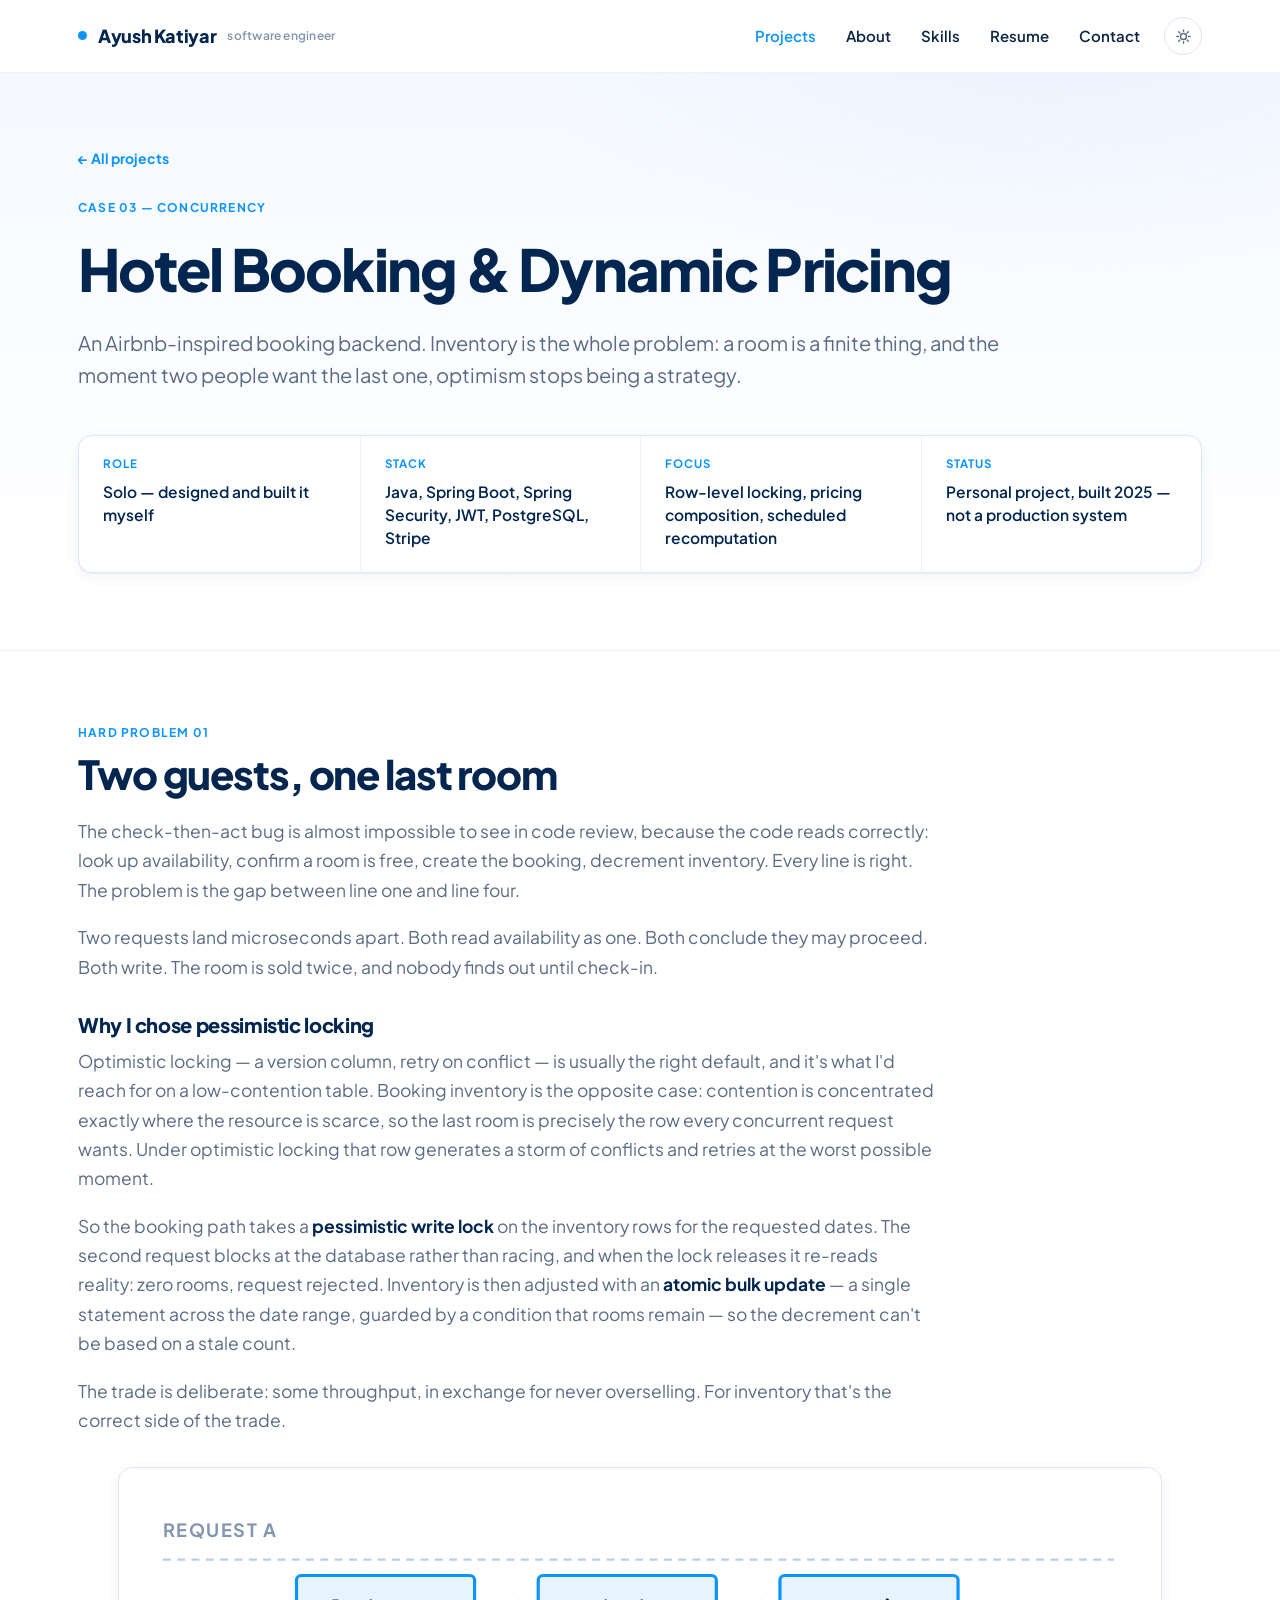
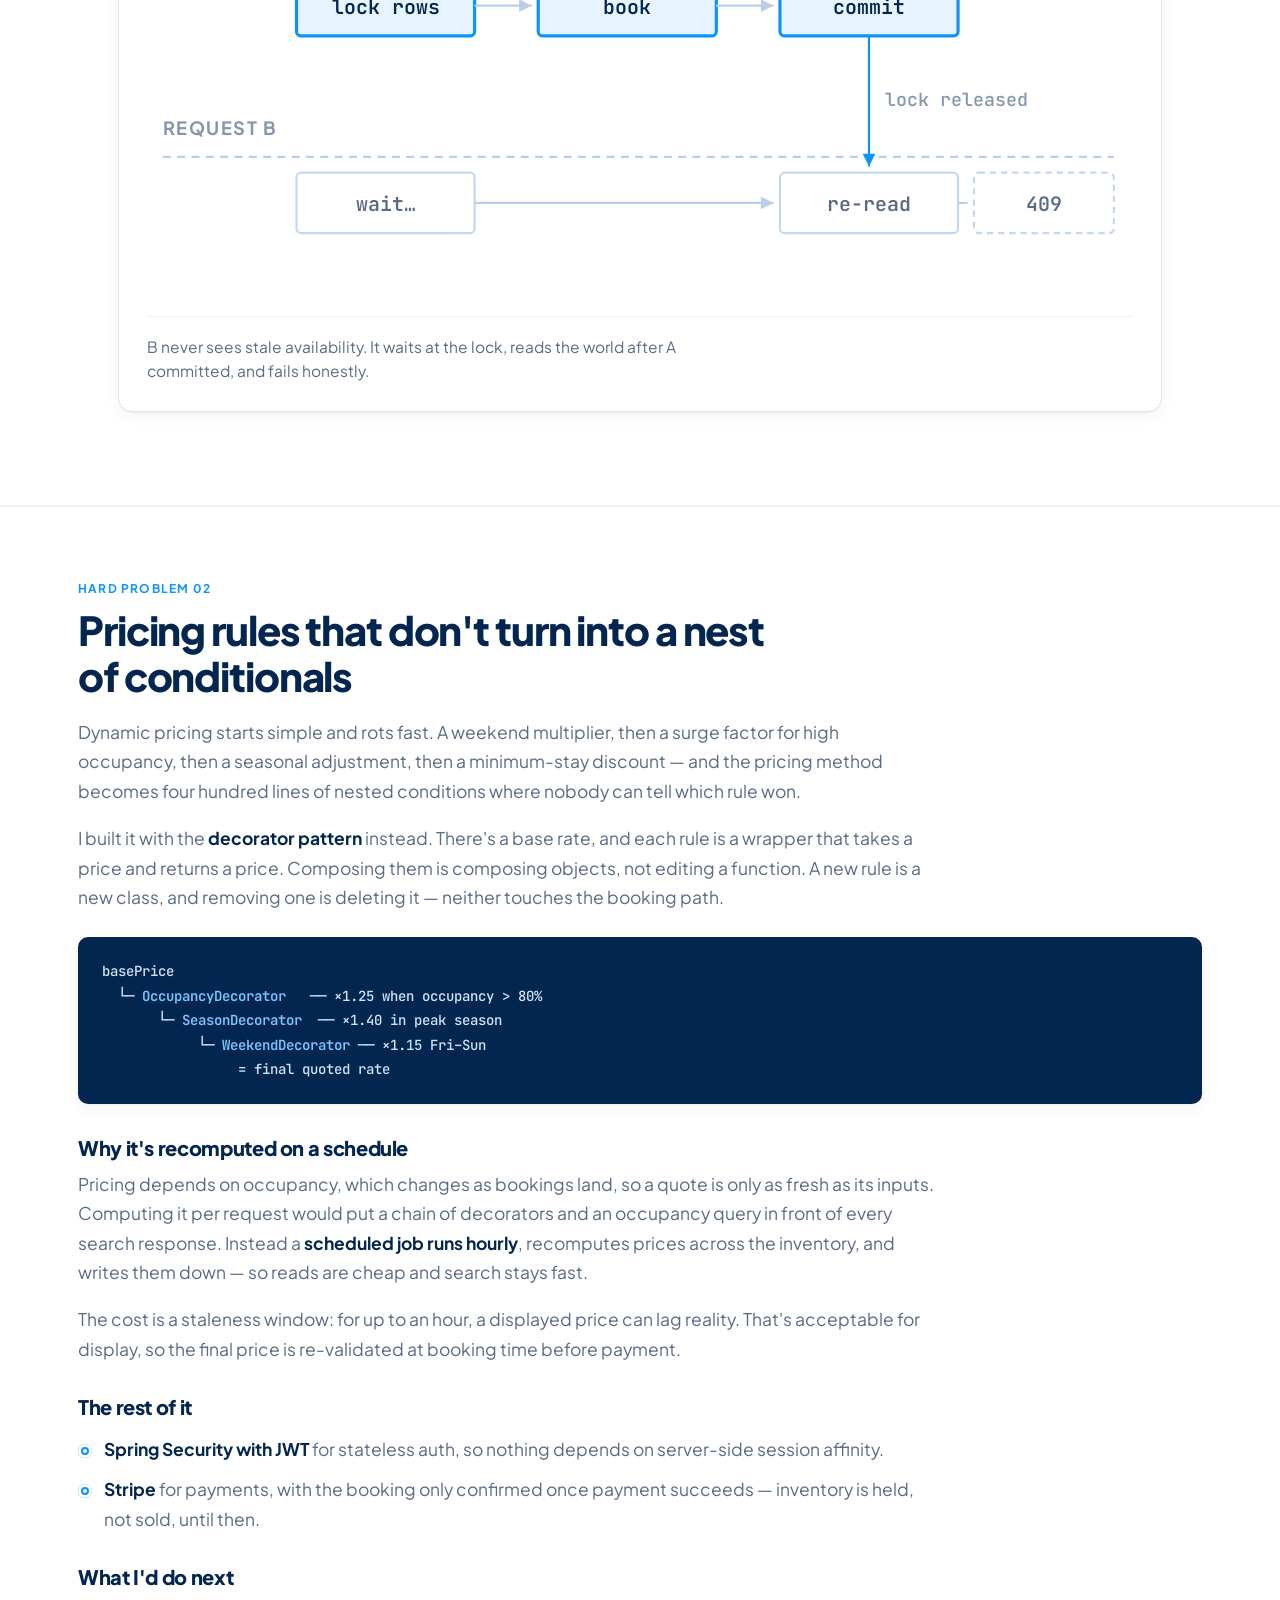
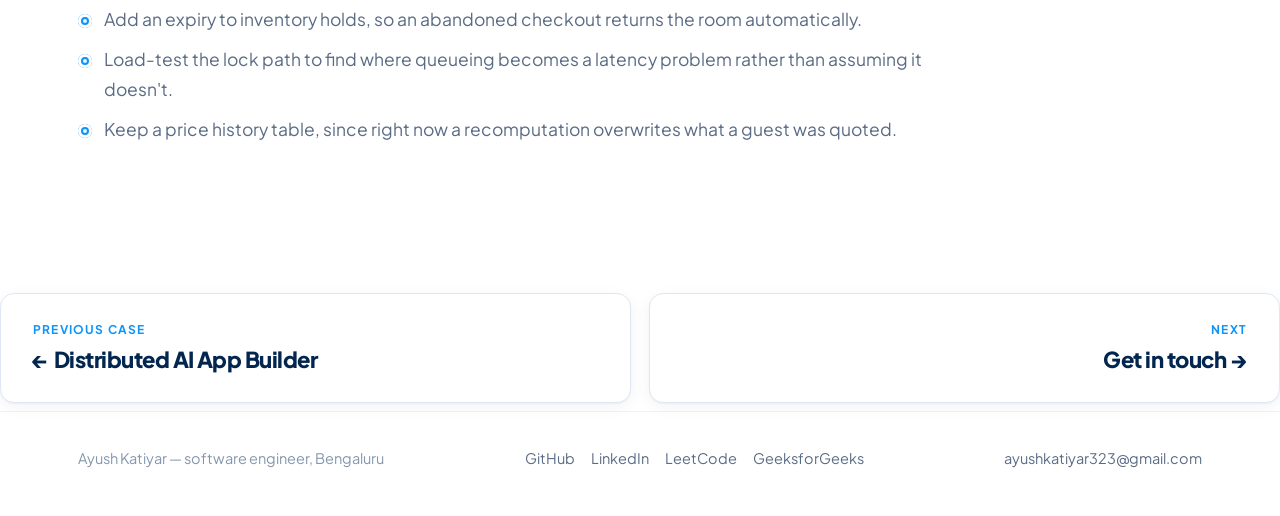
<file: booking-engine.html>
<!DOCTYPE html>
<html lang="en">
<head>
<meta charset="utf-8">
<meta name="viewport" content="width=device-width, initial-scale=1">
<title>Hotel Booking &amp; Dynamic Pricing — Ayush Katiyar</title>
<meta name="description" content="An Airbnb-inspired booking backend: JPA pessimistic locking against double-booking, and a decorator-pattern pricing engine refreshed on a schedule.">
<meta name="theme-color" content="#FFFFFF">
<link rel="preconnect" href="https://fonts.googleapis.com">
<link rel="preconnect" href="https://fonts.gstatic.com" crossorigin>
<link href="https://fonts.googleapis.com/css2?family=Plus+Jakarta+Sans:wght@400;500;600;700;800&family=JetBrains+Mono:wght@400;500;600&display=swap" rel="stylesheet">
<link rel="stylesheet" href="styles.css">
<script>(function(){try{var t=localStorage.getItem('theme');if(t!=='dark'&&t!=='light'){t=window.matchMedia('(prefers-color-scheme: dark)').matches?'dark':'light'}document.documentElement.setAttribute('data-theme',t)}catch(e){document.documentElement.setAttribute('data-theme','light')}})();</script>
<script>if(!window.matchMedia('(prefers-reduced-motion: reduce)').matches&&'IntersectionObserver' in window){document.documentElement.className+=' anim'}</script>
<link rel="icon" href="data:image/svg+xml,<svg xmlns='http://www.w3.org/2000/svg' viewBox='0 0 100 100'><rect width='100' height='100' rx='22' fill='%2302264F'/><text y='70' x='50' font-size='54' text-anchor='middle' font-family='Helvetica,Arial' font-weight='700' fill='%23FFFFFF'>ak</text></svg>">
</head>
<body class="case">

<nav class="nav">
  <div class="wrap">
    <a class="mark" href="index.html">
      <span class="dot" aria-hidden="true"></span>
      <span class="name">Ayush Katiyar</span>
      <span class="initials" aria-hidden="true">AK</span>
      <span class="sub">software engineer</span>
    </a>
    <ul>
      <li><a href="index.html#projects" aria-current="true">Projects</a></li>
      <li><a href="index.html#about">About</a></li>
      <li><a href="index.html#skills">Skills</a></li>
      <li class="hide-sm"><a href="Ayush_Katiyar_SDE.pdf" download>Resume</a></li>
      <li><a href="index.html#contact">Contact</a></li>
    </ul>
    <button class="theme-toggle" id="themeToggle" type="button" aria-label="Switch to dark mode" aria-pressed="false" title="Toggle dark mode">
      <svg class="ic-sun" viewBox="0 0 24 24" fill="none" stroke="currentColor" stroke-width="2" stroke-linecap="round" aria-hidden="true"><circle cx="12" cy="12" r="4.2"/><path d="M12 2.6v2.2M12 19.2v2.2M2.6 12h2.2M19.2 12h2.2M5.3 5.3l1.6 1.6M17.1 17.1l1.6 1.6M18.7 5.3l-1.6 1.6M6.9 17.1l-1.6 1.6"/></svg>
      <svg class="ic-moon" viewBox="0 0 24 24" fill="none" stroke="currentColor" stroke-width="2" stroke-linecap="round" stroke-linejoin="round" aria-hidden="true"><path d="M20.5 14.6A8.6 8.6 0 0 1 9.4 3.5a8.6 8.6 0 1 0 11.1 11.1z"/></svg>
    </button>
  </div>
</nav>

<header class="case-hero">
  <div class="wrap">
    <a class="back" href="index.html#projects">← All projects</a>
    <p class="label label-y" style="margin-top:30px">Case 03 — Concurrency</p>
    <h1>Hotel Booking &amp; Dynamic Pricing</h1>
    <p class="lede">An Airbnb-inspired booking backend. Inventory is the whole problem: a room is a finite thing, and the moment two people want the last one, optimism stops being a strategy.</p>
    <dl class="spec">
      <div><dt>Role</dt><dd>Solo — designed and built it myself</dd></div>
      <div><dt>Stack</dt><dd>Java, Spring Boot, Spring Security, JWT, PostgreSQL, Stripe</dd></div>
      <div><dt>Focus</dt><dd>Row-level locking, pricing composition, scheduled recomputation</dd></div>
      <div><dt>Status</dt><dd>Personal project, built 2025 — not a production system</dd></div>
    </dl>
  </div>
</header>

<main>

  <section>
    <div class="wrap">
      <div class="case-body">
        <p class="label">Hard problem 01</p>
        <div>
          <h2>Two guests, one last room</h2>
          <div class="prose">
            <p>The check-then-act bug is almost impossible to see in code review, because the code reads correctly: look up availability, confirm a room is free, create the booking, decrement inventory. Every line is right. The problem is the gap between line one and line four.</p>
            <p>Two requests land microseconds apart. Both read availability as one. Both conclude they may proceed. Both write. The room is sold twice, and nobody finds out until check-in.</p>
            <h3>Why I chose pessimistic locking</h3>
            <p>Optimistic locking — a version column, retry on conflict — is usually the right default, and it's what I'd reach for on a low-contention table. Booking inventory is the opposite case: contention is concentrated exactly where the resource is scarce, so the last room is precisely the row every concurrent request wants. Under optimistic locking that row generates a storm of conflicts and retries at the worst possible moment.</p>
            <p>So the booking path takes a <b>pessimistic write lock</b> on the inventory rows for the requested dates. The second request blocks at the database rather than racing, and when the lock releases it re-reads reality: zero rooms, request rejected. Inventory is then adjusted with an <b>atomic bulk update</b> — a single statement across the date range, guarded by a condition that rooms remain — so the decrement can't be based on a stale count.</p>
            <p>The trade is deliberate: some throughput, in exchange for never overselling. For inventory that's the correct side of the trade.</p>
          </div>

          <figure class="figure">
            <svg viewBox="0 0 620 250" role="img" aria-label="Two concurrent requests: A acquires the row lock and books; B blocks, then re-reads and is rejected.">
              <text class="lane-label" x="10" y="26">REQUEST A</text>
              <line class="edge dashed" x1="10" y1="40" x2="608" y2="40"/>
              <g class="node on"><rect x="94" y="50" width="112" height="38" rx="3"/><text x="150" y="74" text-anchor="middle">lock rows</text></g>
              <g class="node on"><rect x="246" y="50" width="112" height="38" rx="3"/><text x="302" y="74" text-anchor="middle">book</text></g>
              <g class="node on"><rect x="398" y="50" width="112" height="38" rx="3"/><text x="454" y="74" text-anchor="middle">commit</text></g>
              <line class="edge" x1="206" y1="69" x2="242" y2="69"/><polygon class="arrow" points="242,69 234,65 234,73"/>
              <line class="edge" x1="358" y1="69" x2="394" y2="69"/><polygon class="arrow" points="394,69 386,65 386,73"/>

              <text class="lane-label" x="10" y="150">REQUEST B</text>
              <line class="edge dashed" x1="10" y1="164" x2="608" y2="164"/>
              <g class="node"><rect x="94" y="174" width="112" height="38" rx="3"/><text x="150" y="198" text-anchor="middle">wait…</text></g>
              <g class="node"><rect x="398" y="174" width="112" height="38" rx="3"/><text x="454" y="198" text-anchor="middle">re-read</text></g>
              <g class="node terminal"><rect x="520" y="174" width="88" height="38" rx="3"/><text x="564" y="198" text-anchor="middle">409</text></g>
              <line class="edge" x1="206" y1="193" x2="394" y2="193"/><polygon class="arrow" points="394,193 386,189 386,197"/>
              <line class="edge" x1="510" y1="193" x2="516" y2="193"/>

              <line class="edge y" x1="454" y1="88" x2="454" y2="170"/>
              <polygon class="arrow y" points="454,170 450,162 458,162"/>
              <text class="edge-label" x="464" y="132">lock released</text>
            </svg>
            <figcaption>
              <p>B never sees stale availability. It waits at the lock, reads the world after A committed, and fails honestly.</p>
            </figcaption>
          </figure>
        </div>
      </div>
    </div>
  </section>

  <hr class="rule">

  <section>
    <div class="wrap">
      <div class="case-body">
        <p class="label">Hard problem 02</p>
        <div>
          <h2>Pricing rules that don't turn into a nest of conditionals</h2>
          <div class="prose">
            <p>Dynamic pricing starts simple and rots fast. A weekend multiplier, then a surge factor for high occupancy, then a seasonal adjustment, then a minimum-stay discount — and the pricing method becomes four hundred lines of nested conditions where nobody can tell which rule won.</p>
            <p>I built it with the <b>decorator pattern</b> instead. There's a base rate, and each rule is a wrapper that takes a price and returns a price. Composing them is composing objects, not editing a function. A new rule is a new class, and removing one is deleting it — neither touches the booking path.</p>
          </div>

          <div class="code">basePrice
  └─ <b>OccupancyDecorator</b>   ── ×1.25 when occupancy &gt; 80%
       └─ <b>SeasonDecorator</b>  ── ×1.40 in peak season
            └─ <b>WeekendDecorator</b> ── ×1.15 Fri–Sun
                 = final quoted rate</div>

          <div class="prose" style="margin-top:34px">
            <h3>Why it's recomputed on a schedule</h3>
            <p>Pricing depends on occupancy, which changes as bookings land, so a quote is only as fresh as its inputs. Computing it per request would put a chain of decorators and an occupancy query in front of every search response. Instead a <b>scheduled job runs hourly</b>, recomputes prices across the inventory, and writes them down — so reads are cheap and search stays fast.</p>
            <p>The cost is a staleness window: for up to an hour, a displayed price can lag reality. That's acceptable for display, so the final price is re-validated at booking time before payment.</p>
            <h3>The rest of it</h3>
            <ul>
              <li><b>Spring Security with JWT</b> for stateless auth, so nothing depends on server-side session affinity.</li>
              <li><b>Stripe</b> for payments, with the booking only confirmed once payment succeeds — inventory is held, not sold, until then.</li>
            </ul>
            <h3>What I'd do next</h3>
            <ul>
              <li>Add an expiry to inventory holds, so an abandoned checkout returns the room automatically.</li>
              <li>Load-test the lock path to find where queueing becomes a latency problem rather than assuming it doesn't.</li>
              <li>Keep a price history table, since right now a recomputation overwrites what a guest was quoted.</li>
            </ul>
          </div>
        </div>
      </div>
    </div>
  </section>

  <div class="nextprev">
    <a href="ai-platform.html">
      <span class="label">Previous case</span>
      <h3>← Distributed AI App Builder</h3>
    </a>
    <a class="r" href="index.html#contact">
      <span class="label">Next</span>
      <h3>Get in touch →</h3>
    </a>
  </div>

</main>

<footer>
  <div class="wrap">
    <span>Ayush Katiyar — software engineer, Bengaluru</span>
    <span class="fsocial">
      <a href="https://github.com/ayushkxyz" target="_blank" rel="noopener">GitHub</a>
      <a href="https://www.linkedin.com/in/ayush-katiyar-0292101b6/" target="_blank" rel="noopener">LinkedIn</a>
      <a href="https://leetcode.com/u/AyushKatiyar/" target="_blank" rel="noopener">LeetCode</a>
      <a href="https://www.geeksforgeeks.org/profile/ayushkatiyar323" target="_blank" rel="noopener">GeeksforGeeks</a>
    </span>
    <span><a href="mailto:ayushkatiyar323@gmail.com?subject=Hi%20Ayush" data-email="ayushkatiyar323@gmail.com">ayushkatiyar323@gmail.com</a></span>
  </div>
</footer>

<script src="app.js"></script>
</body>
</html>
</file>
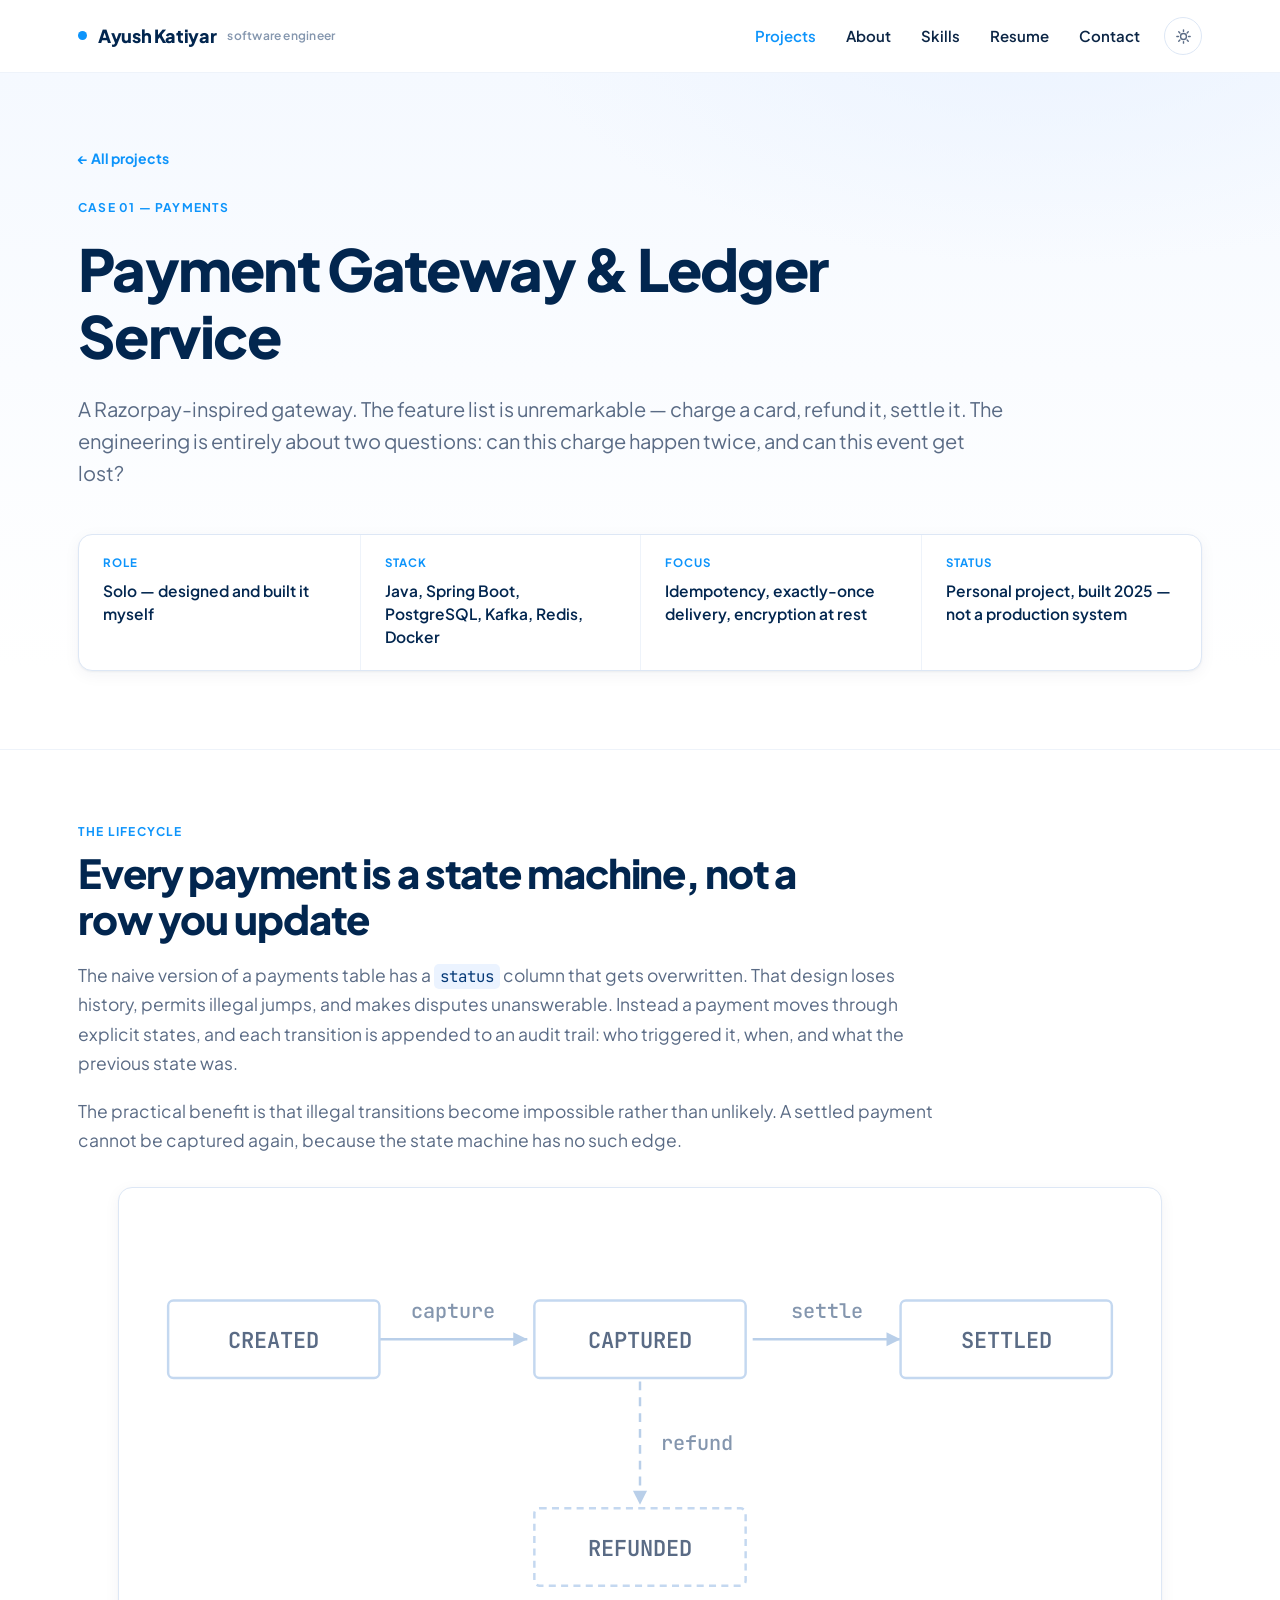
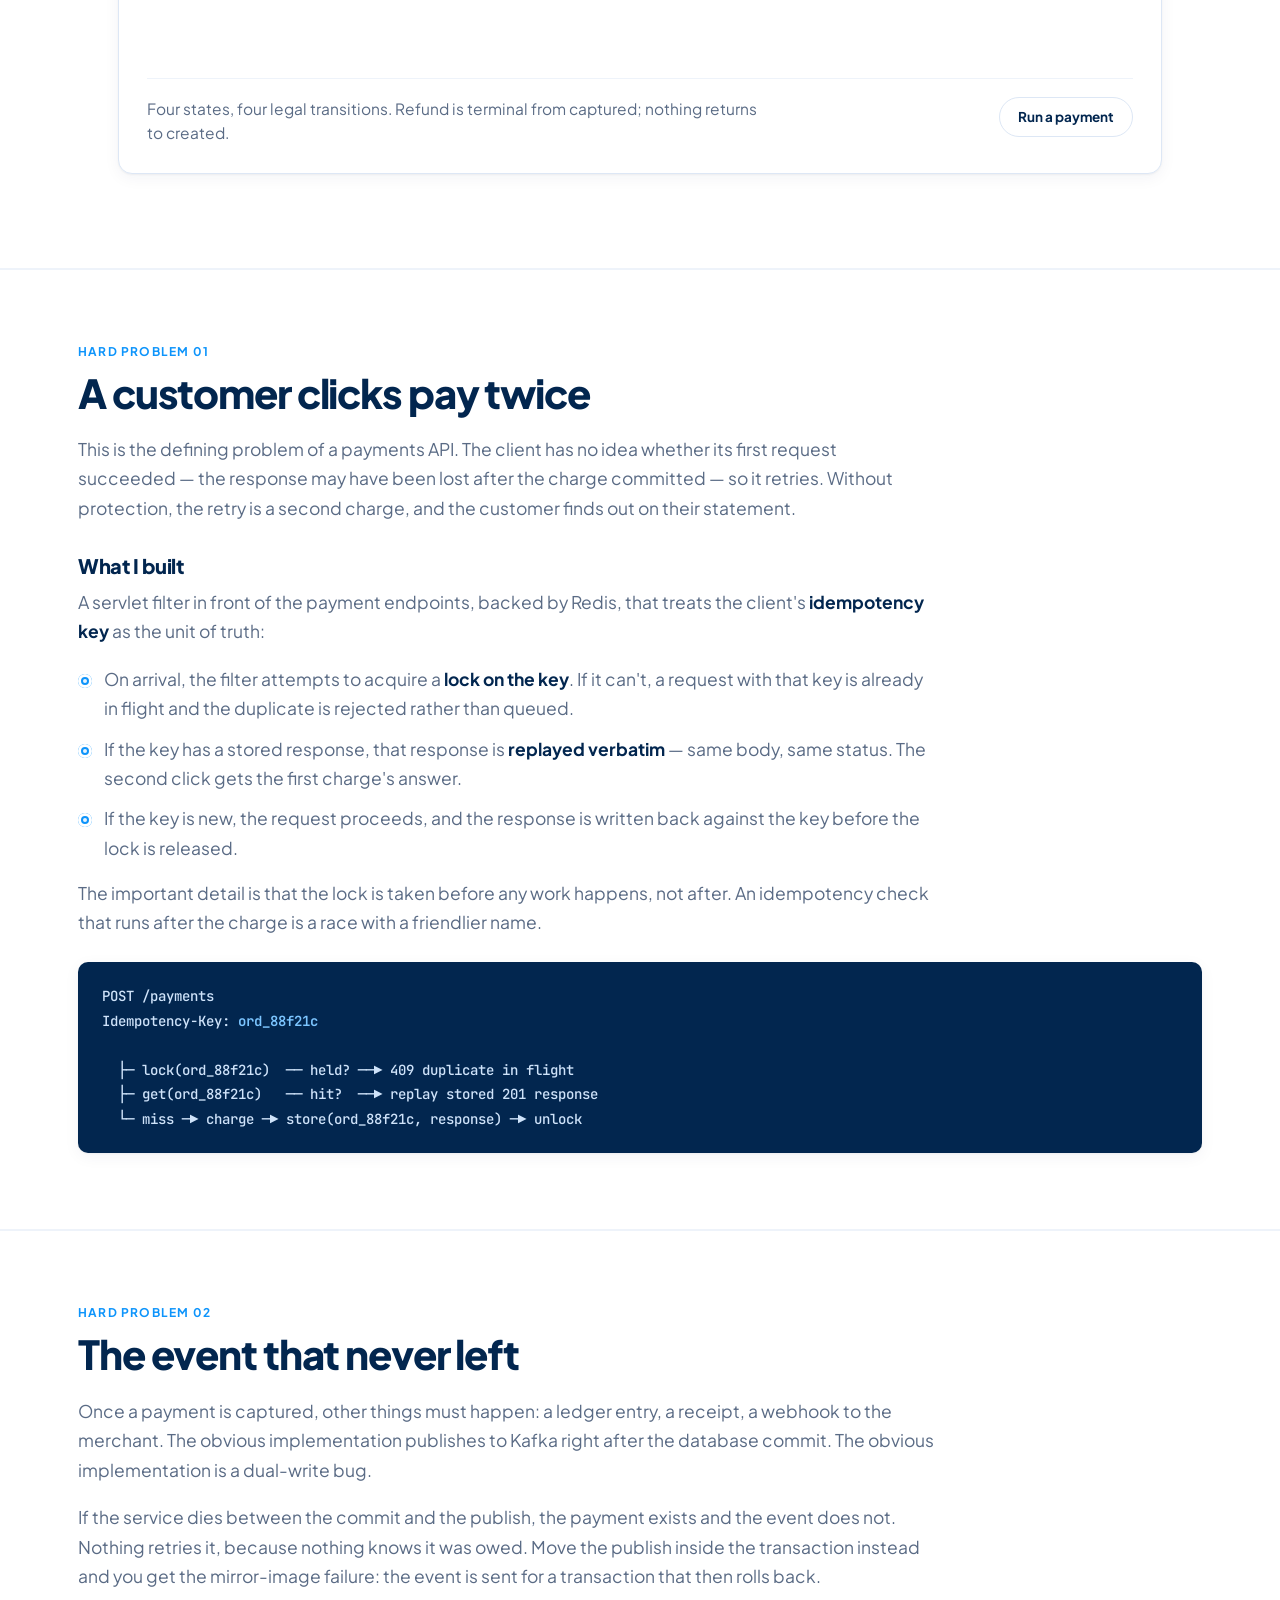
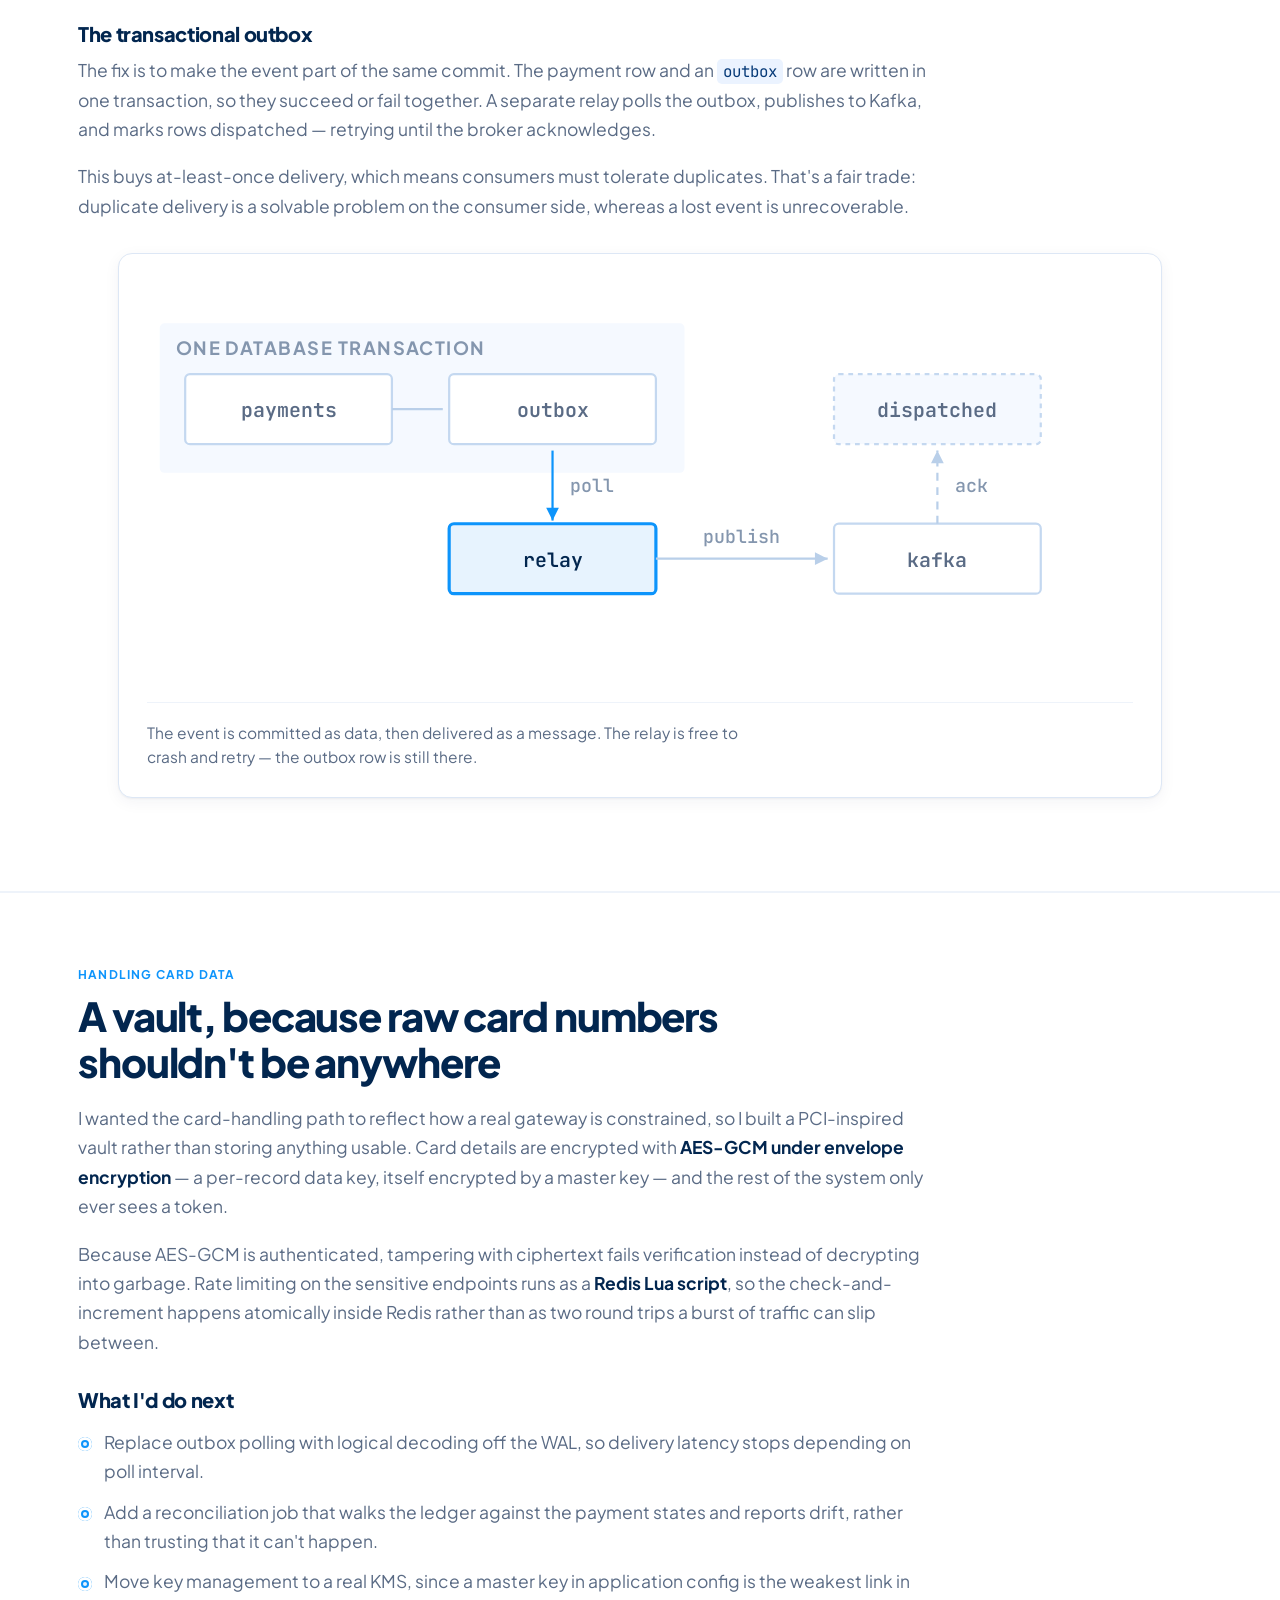
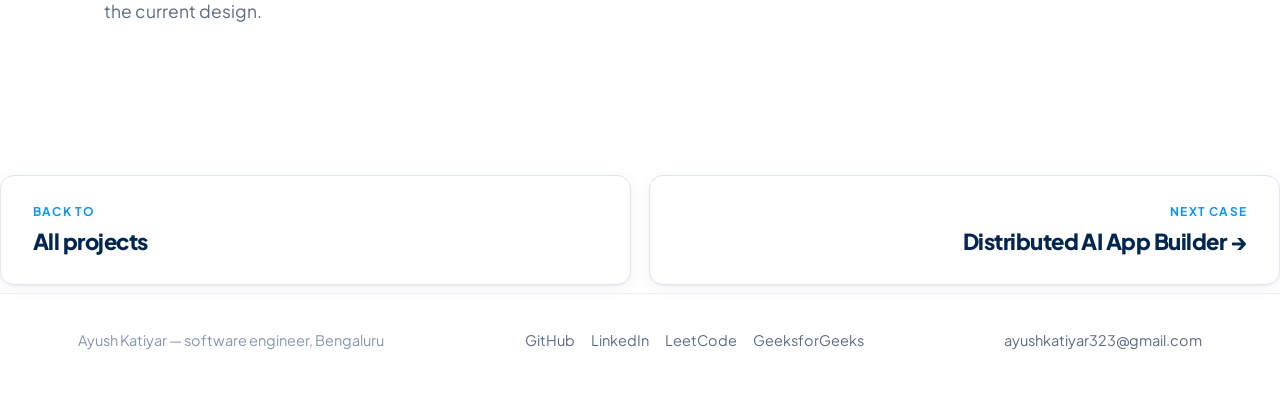
<file: payment-gateway.html>
<!DOCTYPE html>
<html lang="en">
<head>
<meta charset="utf-8">
<meta name="viewport" content="width=device-width, initial-scale=1">
<title>Payment Gateway &amp; Ledger Service — Ayush Katiyar</title>
<meta name="description" content="A Razorpay-inspired payment gateway built around a lifecycle state machine, a transactional outbox for Kafka, and a Redis idempotency filter that blocks duplicate charges.">
<meta name="theme-color" content="#FFFFFF">
<link rel="preconnect" href="https://fonts.googleapis.com">
<link rel="preconnect" href="https://fonts.gstatic.com" crossorigin>
<link href="https://fonts.googleapis.com/css2?family=Plus+Jakarta+Sans:wght@400;500;600;700;800&family=JetBrains+Mono:wght@400;500;600&display=swap" rel="stylesheet">
<link rel="stylesheet" href="styles.css">
<script>(function(){try{var t=localStorage.getItem('theme');if(t!=='dark'&&t!=='light'){t=window.matchMedia('(prefers-color-scheme: dark)').matches?'dark':'light'}document.documentElement.setAttribute('data-theme',t)}catch(e){document.documentElement.setAttribute('data-theme','light')}})();</script>
<script>if(!window.matchMedia('(prefers-reduced-motion: reduce)').matches&&'IntersectionObserver' in window){document.documentElement.className+=' anim'}</script>
<link rel="icon" href="data:image/svg+xml,<svg xmlns='http://www.w3.org/2000/svg' viewBox='0 0 100 100'><rect width='100' height='100' rx='22' fill='%2302264F'/><text y='70' x='50' font-size='54' text-anchor='middle' font-family='Helvetica,Arial' font-weight='700' fill='%23FFFFFF'>ak</text></svg>">
</head>
<body class="case">

<nav class="nav">
  <div class="wrap">
    <a class="mark" href="index.html">
      <span class="dot" aria-hidden="true"></span>
      <span class="name">Ayush Katiyar</span>
      <span class="initials" aria-hidden="true">AK</span>
      <span class="sub">software engineer</span>
    </a>
    <ul>
      <li><a href="index.html#projects" aria-current="true">Projects</a></li>
      <li><a href="index.html#about">About</a></li>
      <li><a href="index.html#skills">Skills</a></li>
      <li class="hide-sm"><a href="Ayush_Katiyar_SDE.pdf" download>Resume</a></li>
      <li><a href="index.html#contact">Contact</a></li>
    </ul>
    <button class="theme-toggle" id="themeToggle" type="button" aria-label="Switch to dark mode" aria-pressed="false" title="Toggle dark mode">
      <svg class="ic-sun" viewBox="0 0 24 24" fill="none" stroke="currentColor" stroke-width="2" stroke-linecap="round" aria-hidden="true"><circle cx="12" cy="12" r="4.2"/><path d="M12 2.6v2.2M12 19.2v2.2M2.6 12h2.2M19.2 12h2.2M5.3 5.3l1.6 1.6M17.1 17.1l1.6 1.6M18.7 5.3l-1.6 1.6M6.9 17.1l-1.6 1.6"/></svg>
      <svg class="ic-moon" viewBox="0 0 24 24" fill="none" stroke="currentColor" stroke-width="2" stroke-linecap="round" stroke-linejoin="round" aria-hidden="true"><path d="M20.5 14.6A8.6 8.6 0 0 1 9.4 3.5a8.6 8.6 0 1 0 11.1 11.1z"/></svg>
    </button>
  </div>
</nav>

<header class="case-hero">
  <div class="wrap">
    <a class="back" href="index.html#projects">← All projects</a>
    <p class="label label-y" style="margin-top:30px">Case 01 — Payments</p>
    <h1>Payment Gateway &amp; Ledger Service</h1>
    <p class="lede">A Razorpay-inspired gateway. The feature list is unremarkable — charge a card, refund it, settle it. The engineering is entirely about two questions: can this charge happen twice, and can this event get lost?</p>
    <dl class="spec">
      <div><dt>Role</dt><dd>Solo — designed and built it myself</dd></div>
      <div><dt>Stack</dt><dd>Java, Spring Boot, PostgreSQL, Kafka, Redis, Docker</dd></div>
      <div><dt>Focus</dt><dd>Idempotency, exactly-once delivery, encryption at rest</dd></div>
      <div><dt>Status</dt><dd>Personal project, built 2025 — not a production system</dd></div>
    </dl>
  </div>
</header>

<main>

  <section>
    <div class="wrap">
      <div class="case-body">
        <p class="label">The lifecycle</p>
        <div>
          <h2>Every payment is a state machine, not a row you update</h2>
          <div class="prose">
            <p>The naive version of a payments table has a <code>status</code> column that gets overwritten. That design loses history, permits illegal jumps, and makes disputes unanswerable. Instead a payment moves through explicit states, and each transition is appended to an audit trail: who triggered it, when, and what the previous state was.</p>
            <p>The practical benefit is that illegal transitions become impossible rather than unlikely. A settled payment cannot be captured again, because the state machine has no such edge.</p>
          </div>

          <figure class="figure">
            <svg viewBox="0 0 560 250" role="img" aria-label="Payment lifecycle: Created to Captured to Settled, with a dashed Refunded branch from Captured.">
              <line class="edge" x1="132" y1="70" x2="216" y2="70"/>
              <polygon class="arrow" points="216,70 208,66 208,74"/>
              <text class="edge-label" x="174" y="58" text-anchor="middle">capture</text>

              <line class="edge" x1="344" y1="70" x2="428" y2="70"/>
              <polygon class="arrow" points="428,70 420,66 420,74"/>
              <text class="edge-label" x="386" y="58" text-anchor="middle">settle</text>

              <line class="edge dashed" x1="280" y1="94" x2="280" y2="164"/>
              <polygon class="arrow" points="280,164 276,156 284,156"/>
              <text class="edge-label" x="292" y="133">refund</text>

              <g class="node" id="n0"><rect x="12" y="48" width="120" height="44" rx="3"/><text x="72" y="75" text-anchor="middle">CREATED</text></g>
              <g class="node" id="n1"><rect x="220" y="48" width="120" height="44" rx="3"/><text x="280" y="75" text-anchor="middle">CAPTURED</text></g>
              <g class="node" id="n2"><rect x="428" y="48" width="120" height="44" rx="3"/><text x="488" y="75" text-anchor="middle">SETTLED</text></g>
              <g class="node terminal" id="n3"><rect x="220" y="166" width="120" height="44" rx="3"/><text x="280" y="193" text-anchor="middle">REFUNDED</text></g>

              <g id="token" style="transform:translate(72px,70px)"><circle r="6"/></g>
            </svg>
            <figcaption>
              <p>Four states, four legal transitions. Refund is terminal from captured; nothing returns to created.</p>
              <button class="run" id="run" type="button">Run a payment</button>
            </figcaption>
          </figure>
        </div>
      </div>
    </div>
  </section>

  <hr class="rule">

  <section>
    <div class="wrap">
      <div class="case-body">
        <p class="label">Hard problem 01</p>
        <div>
          <h2>A customer clicks pay twice</h2>
          <div class="prose">
            <p>This is the defining problem of a payments API. The client has no idea whether its first request succeeded — the response may have been lost after the charge committed — so it retries. Without protection, the retry is a second charge, and the customer finds out on their statement.</p>
            <h3>What I built</h3>
            <p>A servlet filter in front of the payment endpoints, backed by Redis, that treats the client's <b>idempotency key</b> as the unit of truth:</p>
            <ul>
              <li>On arrival, the filter attempts to acquire a <b>lock on the key</b>. If it can't, a request with that key is already in flight and the duplicate is rejected rather than queued.</li>
              <li>If the key has a stored response, that response is <b>replayed verbatim</b> — same body, same status. The second click gets the first charge's answer.</li>
              <li>If the key is new, the request proceeds, and the response is written back against the key before the lock is released.</li>
            </ul>
            <p>The important detail is that the lock is taken before any work happens, not after. An idempotency check that runs after the charge is a race with a friendlier name.</p>
          </div>

          <div class="code">POST /payments
Idempotency-Key: <b>ord_88f21c</b>

  ├─ lock(ord_88f21c)  ── held? ──▶ 409 duplicate in flight
  ├─ get(ord_88f21c)   ── hit?  ──▶ replay stored 201 response
  └─ miss ─▶ charge ─▶ store(ord_88f21c, response) ─▶ unlock</div>
        </div>
      </div>
    </div>
  </section>

  <hr class="rule">

  <section>
    <div class="wrap">
      <div class="case-body">
        <p class="label">Hard problem 02</p>
        <div>
          <h2>The event that never left</h2>
          <div class="prose">
            <p>Once a payment is captured, other things must happen: a ledger entry, a receipt, a webhook to the merchant. The obvious implementation publishes to Kafka right after the database commit. The obvious implementation is a dual-write bug.</p>
            <p>If the service dies between the commit and the publish, the payment exists and the event does not. Nothing retries it, because nothing knows it was owed. Move the publish inside the transaction instead and you get the mirror-image failure: the event is sent for a transaction that then rolls back.</p>
            <h3>The transactional outbox</h3>
            <p>The fix is to make the event part of the same commit. The payment row and an <code>outbox</code> row are written in one transaction, so they succeed or fail together. A separate relay polls the outbox, publishes to Kafka, and marks rows dispatched — retrying until the broker acknowledges.</p>
            <p>This buys at-least-once delivery, which means consumers must tolerate duplicates. That's a fair trade: duplicate delivery is a solvable problem on the consumer side, whereas a lost event is unrecoverable.</p>
          </div>

          <figure class="figure">
            <svg viewBox="0 0 620 250" role="img" aria-label="Transactional outbox: payment and outbox rows committed in one transaction, then a relay polls the outbox and publishes to Kafka.">
              <rect class="lane-bg" x="8" y="26" width="330" height="94" rx="3"/>
              <text class="lane-label" x="18" y="46">ONE DATABASE TRANSACTION</text>

              <g class="node"><rect x="24" y="58" width="130" height="44" rx="3"/><text x="89" y="85" text-anchor="middle">payments</text></g>
              <g class="node"><rect x="190" y="58" width="130" height="44" rx="3"/><text x="255" y="85" text-anchor="middle">outbox</text></g>
              <line class="edge" x1="154" y1="80" x2="186" y2="80"/>

              <line class="edge y" x1="255" y1="106" x2="255" y2="150"/>
              <polygon class="arrow y" points="255,150 251,142 259,142"/>
              <text class="edge-label" x="266" y="132">poll</text>

              <g class="node on"><rect x="190" y="152" width="130" height="44" rx="3"/><text x="255" y="179" text-anchor="middle">relay</text></g>

              <line class="edge" x1="320" y1="174" x2="428" y2="174"/>
              <polygon class="arrow" points="428,174 420,170 420,178"/>
              <text class="edge-label" x="374" y="164" text-anchor="middle">publish</text>

              <g class="node"><rect x="432" y="152" width="130" height="44" rx="3"/><text x="497" y="179" text-anchor="middle">kafka</text></g>

              <line class="edge dashed" x1="497" y1="152" x2="497" y2="106"/>
              <polygon class="arrow" points="497,106 493,114 501,114"/>
              <text class="edge-label" x="508" y="132">ack</text>
              <g class="node ghost"><rect x="432" y="58" width="130" height="44" rx="3"/><text x="497" y="85" text-anchor="middle">dispatched</text></g>
            </svg>
            <figcaption>
              <p>The event is committed as data, then delivered as a message. The relay is free to crash and retry — the outbox row is still there.</p>
            </figcaption>
          </figure>
        </div>
      </div>
    </div>
  </section>

  <hr class="rule">

  <section>
    <div class="wrap">
      <div class="case-body">
        <p class="label">Handling card data</p>
        <div>
          <h2>A vault, because raw card numbers shouldn't be anywhere</h2>
          <div class="prose">
            <p>I wanted the card-handling path to reflect how a real gateway is constrained, so I built a PCI-inspired vault rather than storing anything usable. Card details are encrypted with <b>AES-GCM under envelope encryption</b> — a per-record data key, itself encrypted by a master key — and the rest of the system only ever sees a token.</p>
            <p>Because AES-GCM is authenticated, tampering with ciphertext fails verification instead of decrypting into garbage. Rate limiting on the sensitive endpoints runs as a <b>Redis Lua script</b>, so the check-and-increment happens atomically inside Redis rather than as two round trips a burst of traffic can slip between.</p>
            <h3>What I'd do next</h3>
            <ul>
              <li>Replace outbox polling with logical decoding off the WAL, so delivery latency stops depending on poll interval.</li>
              <li>Add a reconciliation job that walks the ledger against the payment states and reports drift, rather than trusting that it can't happen.</li>
              <li>Move key management to a real KMS, since a master key in application config is the weakest link in the current design.</li>
            </ul>
          </div>
        </div>
      </div>
    </div>
  </section>

  <div class="nextprev">
    <a href="index.html#projects">
      <span class="label">Back to</span>
      <h3>All projects</h3>
    </a>
    <a class="r" href="ai-platform.html">
      <span class="label">Next case</span>
      <h3>Distributed AI App Builder →</h3>
    </a>
  </div>

</main>

<footer>
  <div class="wrap">
    <span>Ayush Katiyar — software engineer, Bengaluru</span>
    <span class="fsocial">
      <a href="https://github.com/ayushkxyz" target="_blank" rel="noopener">GitHub</a>
      <a href="https://www.linkedin.com/in/ayush-katiyar-0292101b6/" target="_blank" rel="noopener">LinkedIn</a>
      <a href="https://leetcode.com/u/AyushKatiyar/" target="_blank" rel="noopener">LeetCode</a>
      <a href="https://www.geeksforgeeks.org/profile/ayushkatiyar323" target="_blank" rel="noopener">GeeksforGeeks</a>
    </span>
    <span><a href="mailto:ayushkatiyar323@gmail.com?subject=Hi%20Ayush" data-email="ayushkatiyar323@gmail.com">ayushkatiyar323@gmail.com</a></span>
  </div>
</footer>

<script src="app.js"></script>
</body>
</html>
</file>
<file: styles.css>
/* ============================================================
   Ayush Katiyar — portfolio
   Fintech-product visual language: navy type on white,
   dodger-blue actions, rounded cards, soft blue shadows.
   ============================================================ */

:root{
  --white:#FFFFFF;
  --tint:#F5F9FF;
  --tint-2:#EBF3FF;
  --navy:#02264F;
  --navy-2:#063A78;
  --ink:#0B2545;
  --muted:#5A6B85;
  --muted-2:#8496AE;
  --line:#DDE7F5;
  --line-2:#EEF3FA;
  --blue:#0D94FB;
  --blue-dark:#0A7BD1;
  --blue-soft:#E7F3FE;
  --green:#12A67B;
  --shadow:0 1px 2px rgba(2,38,82,.05),0 4px 16px rgba(2,38,82,.05);
  --shadow-lift:0 8px 30px rgba(2,38,82,.11);

  /* derived / component tokens — overridden by the dark theme */
  --bg:#FFFFFF;
  --nav-bg:rgba(255,255,255,.92);
  --tint-2-t:rgba(235,243,255,0);
  --band:#02264F;
  --band-fg:#FFFFFF;
  --band-muted:#AFC6E4;
  --border-hover:#C9DDF6;
  --chip-hover:#DCEDFE;
  --diagram-stroke:#C4D8F0;
  --edge:#B9CFE9;
  --code-fg:#CFE3FA;
  --code-key:#7CC5FF;
  --scheme:light;

  --sans:"Plus Jakarta Sans",system-ui,-apple-system,sans-serif;
  --mono:"JetBrains Mono",ui-monospace,monospace;

  --r:14px;
  --r-sm:10px;
  --gutter:28px;
  --max:1180px;
}

/* ---------------- dark theme ----------------
   Same structure, inverted surfaces. Every colour above is a token,
   so the theme is a palette swap rather than a second stylesheet. */
:root[data-theme="dark"]{
  --white:#111C2C;
  --tint:#0C1523;
  --tint-2:#16243A;
  --navy:#E9F1FB;
  --navy-2:#BBD6F3;
  --ink:#D7E3F2;
  --muted:#96A9C2;
  --muted-2:#7189A6;
  --line:#243550;
  --line-2:#1B2739;
  --blue:#3FAAFF;
  --blue-dark:#6DC0FF;
  --blue-soft:#16304B;
  --green:#2FD3A4;
  --shadow:0 1px 2px rgba(0,0,0,.4),0 4px 16px rgba(0,0,0,.32);
  --shadow-lift:0 8px 30px rgba(0,0,0,.5);

  --bg:#070D17;
  --nav-bg:rgba(7,13,23,.9);
  --tint-2-t:rgba(22,36,58,0);
  --band:#0C1626;
  --band-fg:#EAF2FC;
  --band-muted:#93A9C7;
  --border-hover:#2F4A6E;
  --chip-hover:#1D3A58;
  --diagram-stroke:#2C4059;
  --edge:#3A5273;
  --code-fg:#CFE3FA;
  --code-key:#7CC5FF;
  --scheme:dark;
}
html{color-scheme:var(--scheme)}

*{box-sizing:border-box}
html{-webkit-text-size-adjust:100%;scroll-behavior:smooth}
body{
  margin:0;
  background:var(--bg);
  color:var(--ink);
  font:400 17.5px/1.68 var(--sans);
  -webkit-font-smoothing:antialiased;
}
::selection{background:var(--blue);color:#fff}
h1,h2,h3,h4{font-family:var(--sans);color:var(--navy);margin:0;line-height:1.14;letter-spacing:-.022em;font-weight:800}
p{margin:0}
a{color:var(--blue);text-decoration:none}
a:hover{color:var(--blue-dark)}
:focus-visible{outline:2.5px solid var(--blue);outline-offset:3px;border-radius:4px}
img,svg{max-width:100%}
code{font-family:var(--mono);font-size:.9em;background:var(--tint-2);color:var(--navy-2);padding:2px 6px;border-radius:5px}

.wrap{width:100%;max-width:var(--max);margin:0 auto;padding:0 var(--gutter)}
.rule{border:0;border-top:1px solid var(--line-2);margin:0}

/* eyebrow label */
.label{
  font:700 12px/1 var(--sans);
  letter-spacing:.1em;text-transform:uppercase;color:var(--blue);
}
.label-y{color:var(--blue)}

/* pill badge */
.badge{
  display:inline-flex;align-items:center;gap:9px;
  background:var(--blue-soft);color:var(--navy-2);
  border-radius:999px;padding:9px 16px;
  font:600 14px/1 var(--sans);
}
.badge .dot{width:8px;height:8px;border-radius:50%;background:var(--green);flex:none}

/* ---------------- nav ---------------- */
.nav{
  position:sticky;top:0;z-index:40;
  background:var(--nav-bg);
  backdrop-filter:blur(12px);
  border-bottom:1px solid var(--line-2);
}
.nav .wrap{display:flex;align-items:center;gap:24px;height:72px}
.nav .mark{
  display:flex;align-items:center;gap:11px;flex:1;min-width:0;overflow:hidden;
  font-weight:800;font-size:18px;color:var(--navy);letter-spacing:-.02em;
}
.nav .mark:hover{color:var(--navy)}
.nav .mark .dot{width:9px;height:9px;border-radius:50%;background:var(--blue);flex:none}
.nav .mark .name{white-space:nowrap}
.nav .mark .initials{display:none}
.nav .mark .sub{font:600 12px/1 var(--sans);color:var(--muted-2);letter-spacing:.02em}
.nav ul{display:flex;align-items:center;gap:30px;margin:0;padding:0;list-style:none}
.nav ul a{font:600 15px/1 var(--sans);color:var(--ink)}
.nav ul a:hover{color:var(--blue)}
.nav ul a[aria-current]{color:var(--blue)}

/* ---------------- buttons ---------------- */
.btn{
  display:inline-flex;align-items:center;justify-content:center;gap:8px;
  font:700 15px/1 var(--sans);
  padding:15px 24px;border-radius:999px;
  border:1.5px solid var(--line);background:var(--white);color:var(--navy);
  cursor:pointer;box-shadow:var(--shadow);
  transition:border-color .16s ease,color .16s ease,box-shadow .2s ease,transform .16s ease,background .16s ease;
}
.btn:hover{border-color:var(--blue);color:var(--blue);box-shadow:var(--shadow-lift);transform:translateY(-2px)}
.btn-fill{background:var(--blue);border-color:var(--blue);color:#fff}
.btn-fill:hover{background:var(--blue-dark);border-color:var(--blue-dark);color:#fff}
.btn-ghost{background:transparent;border-color:rgba(255,255,255,.35);color:#fff;box-shadow:none}
.btn-ghost:hover{background:rgba(255,255,255,.1);border-color:#fff;color:#fff}

/* ---------------- hero ---------------- */
.hero{
  position:relative;overflow:hidden;
  background:
    radial-gradient(900px 460px at 78% -8%,var(--tint-2) 0%,var(--tint-2-t) 70%),
    linear-gradient(180deg,var(--tint) 0%,var(--white) 78%);
}
.hero-top{padding:88px 0 60px;position:relative}
.hero h1{
  font-size:clamp(38px,5.6vw,66px);
  max-width:20ch;margin-top:26px;letter-spacing:-.03em;line-height:1.08;
}
.hero h1 em{font-style:normal;color:var(--blue)}
.hero .lede{
  margin-top:24px;max-width:56ch;color:var(--muted);
  font-size:clamp(17.5px,1.6vw,20px);line-height:1.62;
}
.hero .lede b{color:var(--navy);font-weight:700}
.hero-actions{display:flex;flex-wrap:wrap;gap:12px;margin-top:34px}
.hero-meta{
  display:flex;flex-wrap:wrap;gap:8px;margin-top:38px;align-items:center;
}
.hero-meta span{
  font:600 13px/1 var(--sans);color:var(--muted);
  background:var(--white);border:1px solid var(--line);
  border-radius:999px;padding:9px 14px;box-shadow:var(--shadow);
}
.hero-meta span::before{content:none}

/* work peek cards at the fold */
.peek{padding-bottom:64px}
.peek-head{display:flex;justify-content:space-between;align-items:baseline;padding:0 0 20px;gap:20px}
.peek-head .label{color:var(--muted-2)}
.peek-grid{display:grid;grid-template-columns:repeat(3,1fr);gap:18px;background:transparent;border:0}
.peek-card{
  background:var(--white);border:1px solid var(--line);border-radius:var(--r);
  padding:26px 24px 24px;display:flex;flex-direction:column;gap:11px;
  box-shadow:var(--shadow);
  transition:box-shadow .22s ease,transform .22s ease,border-color .22s ease;
}
.peek-card:hover{box-shadow:var(--shadow-lift);transform:translateY(-4px);border-color:var(--blue)}
.peek-card h3{font-size:20px;line-height:1.25}
.peek-card p{font-size:15.5px;color:var(--muted);line-height:1.5}
.peek-card .go{margin-top:auto;font:700 14px/1 var(--sans);color:var(--blue);display:inline-block}

/* ---------------- stat band ---------------- */
.stats{background:var(--band);border:0;padding:56px 0}
.stat-grid{display:grid;grid-template-columns:repeat(5,1fr);gap:20px}
.stat{color:var(--band-fg)}
.stat .n{font-size:clamp(32px,3.8vw,46px);font-weight:800;letter-spacing:-.03em;color:var(--band-fg);line-height:1.05}
.stat .n small{font-size:.55em;font-weight:700;color:var(--blue);margin-left:2px}
.stat p{margin-top:10px;color:var(--band-muted);font-size:15px;line-height:1.45}

/* ---------------- sections ---------------- */
section{padding:92px 0;border-top:1px solid var(--line-2)}
.section-tint{background:var(--tint)}
.sec-head{display:grid;grid-template-columns:1fr;gap:0;margin-bottom:52px;max-width:none}
.sec-head h2{font-size:clamp(30px,4.2vw,46px);letter-spacing:-.028em;max-width:24ch;margin-top:14px}
.sec-head .sub{color:var(--muted);margin-top:18px;max-width:62ch;font-size:18px}

/* ---------------- work list ---------------- */
.entry{
  display:grid;grid-template-columns:minmax(0,1fr) 340px;gap:30px;
  background:var(--white);border:1px solid var(--line);border-radius:var(--r);
  padding:32px;margin-bottom:22px;box-shadow:var(--shadow);
  transition:box-shadow .22s ease,border-color .22s ease;
}
.entry:hover{box-shadow:var(--shadow-lift);border-color:var(--border-hover)}
.entry:last-of-type{margin-bottom:0}
.entry-main{display:flex;flex-direction:column;min-width:0}
.entry-cta{margin-top:auto;padding-top:24px}
.entry h3{font-size:clamp(23px,2.6vw,30px);letter-spacing:-.026em}
.entry h3 a{color:var(--navy)}
.entry h3 a:hover{color:var(--blue)}
.entry .kicker{margin-bottom:12px}
.entry .body{color:var(--muted);margin-top:14px;max-width:60ch;font-size:17px}
.entry .body b{color:var(--navy);font-weight:700}
.stack{display:flex;flex-wrap:wrap;gap:7px;margin-top:18px}
.stack span{
  font:600 12.5px/1 var(--mono);color:var(--navy-2);
  background:var(--blue-soft);border-radius:6px;padding:8px 10px;
}
.entry .aside{
  background:var(--tint);border:1px solid var(--line-2);border-radius:var(--r-sm);
  padding:24px;align-self:stretch;
}
.entry .aside dt{
  font:700 12px/1 var(--sans);letter-spacing:.09em;text-transform:uppercase;
  color:var(--blue);margin-bottom:9px;
}
.entry .aside dd{margin:0 0 18px;color:var(--muted);font-size:15.5px;line-height:1.55}
.entry .aside dd:last-child{margin-bottom:0}

/* ---------------- about ---------------- */
.about-grid{display:grid;grid-template-columns:1.1fr .9fr;gap:56px}
.prose p{margin-bottom:18px;color:var(--muted);font-size:17.5px}
.prose p:last-child{margin-bottom:0}
.prose b{color:var(--navy);font-weight:700}
.pull{
  font-size:clamp(21px,2.4vw,27px);font-weight:700;line-height:1.35;
  letter-spacing:-.02em;color:var(--navy);
  background:var(--blue-soft);border-left:4px solid var(--blue);
  border-radius:0 var(--r-sm) var(--r-sm) 0;
  padding:24px 26px;margin:32px 0;
}
.principles{margin:0;padding:0;list-style:none;counter-reset:p;display:grid;gap:14px}
.principles li{
  counter-increment:p;background:var(--white);
  border:1px solid var(--line);border-radius:var(--r-sm);padding:22px 24px;
  display:grid;grid-template-columns:38px 1fr;gap:16px;box-shadow:var(--shadow);
  transition:border-color .2s ease,box-shadow .2s ease;
}
.principles li:hover{border-color:var(--blue);box-shadow:var(--shadow-lift)}
.principles li::before{
  content:counter(p,decimal-leading-zero);
  font:800 13px/1.7 var(--sans);color:var(--blue);
  background:var(--blue-soft);border-radius:8px;
  width:34px;height:34px;display:grid;place-items:center;
}
.principles h4{font-size:18.5px;letter-spacing:-.018em;line-height:1.3}
.principles p{color:var(--muted);font-size:16px;margin-top:7px;line-height:1.55}

.facts{
  background:var(--white);border:1px solid var(--line);
  border-radius:var(--r);box-shadow:var(--shadow);overflow:hidden;
}
.facts .row{display:flex;justify-content:space-between;gap:18px;padding:16px 22px;border-top:1px solid var(--line-2)}
.facts .row:first-child{border-top:none}
.facts dt{font:700 12px/1.6 var(--sans);letter-spacing:.08em;text-transform:uppercase;color:var(--muted-2)}
.facts dd{margin:0;text-align:right;font-size:16px;font-weight:600;color:var(--navy)}
.edu{margin-top:26px;background:var(--white);border:1px solid var(--line);border-radius:var(--r);padding:6px 22px;box-shadow:var(--shadow)}
.edu > .label{padding-top:18px;display:block}
.edu h4{font-size:17px;margin-bottom:4px}
.edu .item{padding:18px 0;border-top:1px solid var(--line-2)}
.edu .item:first-of-type{border-top:none}
.edu p{color:var(--muted);font-size:15.5px}
.edu .score{font:700 13px/1 var(--sans);color:var(--green);margin-top:9px;letter-spacing:.02em}

/* ---------------- diagrams ---------------- */
.figure{
  border:1px solid var(--line);background:var(--white);
  border-radius:var(--r);padding:28px;box-shadow:var(--shadow);
}
.figure svg{width:100%;height:auto;display:block}
.figure figcaption{
  margin-top:22px;padding-top:18px;border-top:1px solid var(--line-2);
  color:var(--muted);font-size:15.5px;line-height:1.55;
  display:flex;gap:20px;justify-content:space-between;align-items:flex-start;flex-wrap:wrap;
}
.figure figcaption p{max-width:56ch}
.node rect{fill:var(--white);stroke:var(--diagram-stroke);stroke-width:1.4}
.node text{font:600 12.5px var(--mono);fill:var(--muted)}
.node.on rect{stroke:var(--blue);stroke-width:2;fill:var(--blue-soft)}
.node.on text{fill:var(--navy)}
.node.terminal rect{stroke-dasharray:4 3}
.node.ghost rect{fill:var(--tint);stroke-dasharray:3 3}
.edge{stroke:var(--edge);stroke-width:1.4;fill:none}
.edge.dashed{stroke-dasharray:5 4}
.edge.y{stroke:var(--blue)}
.arrow{fill:var(--edge)}
.arrow.y{fill:var(--blue)}
.edge-label{font:500 11.5px var(--mono);fill:var(--muted-2)}
.lane-label{font:700 11.5px var(--sans);fill:var(--muted-2);letter-spacing:.08em}
.lane-bg{fill:var(--tint)}
#token circle{fill:var(--blue)}
#token{transition:transform .85s cubic-bezier(.5,.05,.3,1);opacity:0}
#token.live{opacity:1}
.run{
  font:700 13.5px/1 var(--sans);
  padding:12px 18px;border:1.5px solid var(--line);border-radius:999px;
  background:var(--white);color:var(--navy);cursor:pointer;white-space:nowrap;
  transition:border-color .16s ease,color .16s ease;
}
.run:hover{border-color:var(--blue);color:var(--blue)}

/* ---------------- case study page ---------------- */
.case-hero{
  padding:70px 0 60px;
  background:
    radial-gradient(760px 380px at 82% -12%,var(--tint-2) 0%,var(--tint-2-t) 72%),
    linear-gradient(180deg,var(--tint) 0%,var(--white) 88%);
}
.back{font:700 14px/1 var(--sans);color:var(--blue)}
.back:hover{color:var(--blue-dark)}
.case-hero h1{font-size:clamp(33px,5vw,58px);letter-spacing:-.03em;max-width:22ch;margin-top:22px}
.case-hero .lede{margin-top:24px;max-width:62ch;color:var(--muted);font-size:clamp(17.5px,1.6vw,20px);line-height:1.62}
.spec{
  display:grid;grid-template-columns:repeat(4,1fr);gap:0;
  background:var(--white);border:1px solid var(--line);
  border-radius:var(--r);margin-top:44px;box-shadow:var(--shadow);overflow:hidden;
}
.spec div{padding:22px 24px;border-left:1px solid var(--line-2)}
.spec div:first-child{border-left:0}
.spec dt{font:700 11.5px/1 var(--sans);letter-spacing:.09em;text-transform:uppercase;color:var(--blue);margin-bottom:10px}
.spec dd{margin:0;font-size:15.5px;line-height:1.5;color:var(--navy);font-weight:600}
.case section{padding:76px 0}
.case-body{display:grid;grid-template-columns:minmax(0,1fr);gap:0}
.case-body > *{min-width:0}
.case-body > .label{margin-bottom:12px}
.case-body h2{font-size:clamp(26px,3.4vw,40px);letter-spacing:-.028em;max-width:26ch}
.case-body .prose{max-width:66ch;margin-top:20px}
.case-body .prose h3{font-size:20px;margin:32px 0 10px;letter-spacing:-.018em}
.case-body .prose ul{margin:16px 0;padding-left:0;list-style:none}
.case-body .prose li{position:relative;padding-left:26px;margin-bottom:11px;color:var(--muted)}
.case-body .prose li::before{
  content:"";position:absolute;left:0;top:.52em;
  width:14px;height:14px;border-radius:50%;
  background:var(--blue-soft);
  box-shadow:inset 0 0 0 3px var(--white),inset 0 0 0 5px var(--blue);
}
.case-body .prose li b{color:var(--navy);font-weight:700}
.case-body .figure{margin-top:32px}
.code{
  font:500 14px/1.75 var(--mono);color:var(--code-fg);
  background:var(--band);border:0;border-radius:var(--r-sm);
  padding:22px 24px;margin-top:24px;overflow-x:auto;white-space:pre;
  box-shadow:var(--shadow);
}
.code b{color:var(--code-key);font-weight:600}
.nextprev{display:grid;grid-template-columns:1fr 1fr;gap:18px;padding:56px 0 8px}
.nextprev a{
  background:var(--white);border:1px solid var(--line);border-radius:var(--r);
  padding:30px 32px;display:block;box-shadow:var(--shadow);
  transition:box-shadow .22s ease,border-color .22s ease,transform .22s ease;
}
.nextprev a:hover{box-shadow:var(--shadow-lift);border-color:var(--blue);transform:translateY(-3px)}
.nextprev .label{margin-bottom:11px;display:block}
.nextprev h3{font-size:22px;letter-spacing:-.024em}
.nextprev .r{text-align:right}

/* ---------------- closing CTA band ---------------- */
.cta-band{background:var(--band);border:0;padding:82px 0}
.cta-band h2{color:var(--band-fg);font-size:clamp(29px,4vw,46px);max-width:24ch;letter-spacing:-.028em}
.cta-band p{color:var(--band-muted);margin-top:18px;max-width:52ch;font-size:18px}
.cta-band .row{display:flex;flex-wrap:wrap;gap:12px;margin-top:34px}

/* ---------------- contact ---------------- */
.contact{background:var(--tint)}
.contact h2{font-size:clamp(30px,4.4vw,50px);letter-spacing:-.03em;max-width:22ch;margin-top:16px}
.rows{
  margin-top:40px;max-width:800px;background:var(--white);
  border:1px solid var(--line);border-radius:var(--r);
  box-shadow:var(--shadow);overflow:hidden;
}
.crow{display:flex;align-items:center;gap:22px;padding:20px 26px;border-top:1px solid var(--line-2)}
.crow:first-child{border-top:none}
.crow .lbl{
  font:700 11.5px/1 var(--sans);letter-spacing:.09em;text-transform:uppercase;
  color:var(--muted-2);width:124px;flex:none;
}
.crow .val{font-size:clamp(16.5px,1.8vw,19px);font-weight:600;color:var(--navy);flex:1;min-width:0;overflow-wrap:anywhere}
.crow .val a{color:var(--navy)}
.crow .val a:hover{color:var(--blue)}
.copy{
  font:700 12px/1 var(--sans);letter-spacing:.06em;text-transform:uppercase;
  background:var(--white);border:1.5px solid var(--line);border-radius:999px;
  padding:10px 14px;color:var(--muted);cursor:pointer;
  transition:border-color .16s ease,color .16s ease;
}
.copy:hover{border-color:var(--blue);color:var(--blue)}

footer{padding:34px 0 46px;color:var(--muted-2);font-size:14.5px;border-top:1px solid var(--line-2)}
footer .wrap{display:flex;justify-content:space-between;gap:18px;flex-wrap:wrap}
footer a{color:var(--muted)}
footer a:hover{color:var(--blue)}
footer .fsocial{display:flex;gap:16px;flex-wrap:wrap}

/* ---------------- theme toggle ---------------- */
.theme-toggle{
  flex:none;display:inline-flex;align-items:center;justify-content:center;
  width:38px;height:38px;padding:0;
  background:var(--white);border:1.5px solid var(--line);border-radius:999px;
  color:var(--muted);cursor:pointer;
  transition:border-color .16s ease,color .16s ease,background .16s ease;
}
.theme-toggle:hover{border-color:var(--blue);color:var(--blue)}
.theme-toggle svg{width:17px;height:17px;display:block}
.theme-toggle .ic-moon{display:none}
:root[data-theme="dark"] .theme-toggle .ic-sun{display:none}
:root[data-theme="dark"] .theme-toggle .ic-moon{display:block}

/* ---------------- skills ---------------- */
.skill-rows{
  background:var(--white);border:1px solid var(--line);border-radius:var(--r);
  overflow:hidden;box-shadow:var(--shadow);
}
.srow{display:flex;align-items:flex-start;gap:24px;padding:19px 26px;border-top:1px solid var(--line-2)}
.srow:first-child{border-top:none}
.srow .lbl{
  font:700 11.5px/1 var(--sans);letter-spacing:.09em;text-transform:uppercase;
  color:var(--muted-2);width:150px;flex:none;padding-top:9px;
}
.srow .stack{margin-top:0;flex:1;min-width:0}
.skill-links{display:flex;flex-wrap:wrap;align-items:center;gap:18px;flex:1;min-width:0;padding-top:6px}
.skill-links a{font:600 14.5px/1 var(--sans)}

/* ---------------- responsive ---------------- */
@media (max-width:1000px){
  .entry{grid-template-columns:1fr;gap:24px;padding:26px}
  .entry-cta{margin-top:0;padding-top:20px}
  .about-grid{grid-template-columns:1fr;gap:44px}
  .spec{grid-template-columns:repeat(2,1fr)}
  .spec div:nth-child(3){border-left:0}
  .spec div:nth-child(n+3){border-top:1px solid var(--line-2)}
  .peek-grid{grid-template-columns:1fr}
  .stat-grid{grid-template-columns:repeat(3,1fr);gap:28px}
  section{padding:70px 0}
  .hero-top{padding:60px 0 46px}
}
@media (max-width:620px){
  .srow{flex-direction:column;gap:12px;padding:18px 20px}
  .srow .lbl{width:100%;padding-top:0}
  .skill-links{padding-top:0}
  :root{--gutter:20px}
  body{font-size:17px}
  .nav .wrap{height:64px;gap:14px}
  .nav .mark .sub{display:none}
  .nav .mark .name{display:none}
  .nav .mark .initials{display:inline}
  .nav ul{gap:15px}
  .nav ul li.hide-sm{display:none}
  .nav ul a{font-size:13.5px}
  footer .wrap{gap:12px}
  footer .fsocial{gap:14px;order:3;width:100%}
  .spec{grid-template-columns:1fr}
  .spec div{border-left:0;border-top:1px solid var(--line-2)}
  .spec div:first-child{border-top:0}
  .stat-grid{grid-template-columns:1fr;gap:24px}
  .nextprev{grid-template-columns:1fr}
  .nextprev .r{text-align:left}
  .crow{flex-wrap:wrap;gap:10px;padding:18px 20px}
  .crow .lbl{width:100%}
  .figure{padding:18px}
  .pull{padding:20px}
  .case section{padding:56px 0}
  .btn{width:100%}
  .hero-actions,.cta-band .row{flex-direction:column;align-items:stretch}
}
@media (max-width:400px){
  /* too narrow for one row: brand + toggle, then the links beneath */
  :root .nav .wrap,:root .nav.scrolled .wrap{flex-wrap:wrap;height:auto;padding-top:11px;padding-bottom:11px;gap:9px 10px}
  .nav .mark .name{display:inline}
  .nav .mark .initials{display:none}
  .nav ul{order:3;width:100%;gap:10px;justify-content:space-between}
  .nav ul a{font-size:13px}
  .theme-toggle{width:34px;height:34px}
  .theme-toggle svg{width:15px;height:15px}
}

/* ============================================================
   MOTION — gated on html.anim, which is only added when the
   visitor has not asked for reduced motion.
   ============================================================ */

.progress{
  position:fixed;top:0;left:0;height:3px;width:100%;
  background:var(--blue);transform:scaleX(0);transform-origin:0 50%;
  z-index:60;pointer-events:none;
}
html:not(.anim) .progress{display:none}

.nav{transition:box-shadow .25s ease,background .25s ease}
.nav .wrap{transition:height .25s ease}
.nav.scrolled{box-shadow:0 2px 14px rgba(2,38,82,.07)}
.nav.scrolled .wrap{height:62px}

/* scroll reveal */
html.anim .sec-head,
html.anim .entry,
html.anim .peek-card,
html.anim .principles li,
html.anim .facts,
html.anim .edu .item,
html.anim .crow,
html.anim .spec div,
html.anim .nextprev a,
html.anim .figure,
html.anim .code,
html.anim .pull,
html.anim .stat,
html.anim .case-body h2,
html.anim .case-body .prose,
html.anim .skill-rows,
html.anim .about-grid .prose{
  opacity:0;transform:translateY(22px);
  transition:opacity .72s cubic-bezier(.22,.61,.36,1),transform .72s cubic-bezier(.22,.61,.36,1);
  will-change:opacity,transform;
}
html.anim .in{opacity:1 !important;transform:none !important}

/* hero entrance */
@keyframes riseIn{from{opacity:0;transform:translateY(24px)}to{opacity:1;transform:none}}
html.anim .hero-top .badge,
html.anim .hero h1,
html.anim .hero .lede,
html.anim .hero-actions,
html.anim .hero-meta,
html.anim .peek-head,
html.anim .case-hero .back,
html.anim .case-hero .label,
html.anim .case-hero h1,
html.anim .case-hero .lede,
html.anim .cta-band h2,
html.anim .cta-band p,
html.anim .cta-band .row{
  animation:riseIn .85s cubic-bezier(.22,.61,.36,1) both;
}
html.anim .hero-top .badge{animation-delay:.04s}
html.anim .hero h1{animation-duration:1s;animation-delay:.12s}
html.anim .hero .lede{animation-delay:.26s}
html.anim .hero-actions{animation-delay:.38s}
html.anim .hero-meta{animation-delay:.48s}
html.anim .peek-head{animation-delay:.56s}
html.anim .case-hero .back{animation-delay:.04s}
html.anim .case-hero .label{animation-delay:.1s}
html.anim .case-hero h1{animation-duration:1s;animation-delay:.16s}
html.anim .case-hero .lede{animation-delay:.3s}
html.anim .hero h1 em{display:inline-block;animation:riseIn .95s cubic-bezier(.22,.61,.36,1) .4s both}

/* the CTA band animates when scrolled to, not on load */
html.anim .cta-band h2,
html.anim .cta-band p,
html.anim .cta-band .row{animation-play-state:paused}
html.anim .cta-band.in h2,
html.anim .cta-band.in p,
html.anim .cta-band.in .row{animation-play-state:running}

/* diagram draw-in */
html.anim .figure svg .node,
html.anim .figure svg text,
html.anim .figure svg polygon,
html.anim .figure svg line,
html.anim .figure svg rect.lane-bg{
  opacity:0;
  transition:opacity .5s ease,stroke-dashoffset .85s cubic-bezier(.4,0,.3,1);
}
html.anim .figure svg.drawn .node,
html.anim .figure svg.drawn text,
html.anim .figure svg.drawn polygon,
html.anim .figure svg.drawn line,
html.anim .figure svg.drawn rect.lane-bg{opacity:1}

@keyframes glow{0%,100%{stroke-opacity:1}50%{stroke-opacity:.4}}
html.anim .node.on rect{animation:glow 2.6s ease-in-out infinite}

/* hover micro-interactions */
.peek-card .go{transition:transform .28s cubic-bezier(.22,.61,.36,1);display:inline-block}
.peek-card:hover .go{transform:translateX(6px)}
.nextprev h3{transition:transform .28s cubic-bezier(.22,.61,.36,1)}
.nextprev a:hover h3{transform:translateX(5px)}
.nextprev a.r:hover h3{transform:translateX(-5px)}
.stack span{transition:background .18s ease,color .18s ease}
.entry:hover .stack span{background:var(--chip-hover)}

@media (prefers-reduced-motion:reduce){
  *,*::before,*::after{
    animation-duration:.001ms !important;
    animation-iteration-count:1 !important;
    transition-duration:.001ms !important;
  }
  .progress{display:none}
}

/* ---------------- toast ---------------- */
.toast{
  position:fixed;left:50%;bottom:26px;z-index:70;
  transform:translate(-50%,14px);
  background:var(--band);color:var(--band-fg);
  font:600 14.5px/1.3 var(--sans);
  padding:14px 20px;border-radius:999px;
  box-shadow:0 10px 30px rgba(2,38,82,.28);
  opacity:0;pointer-events:none;
  transition:opacity .22s ease,transform .22s ease;
  max-width:calc(100vw - 40px);text-align:center;
}
.toast.show{opacity:1;transform:translate(-50%,0)}
@media (prefers-reduced-motion:reduce){
  .toast{transition:none}
}
</file>
